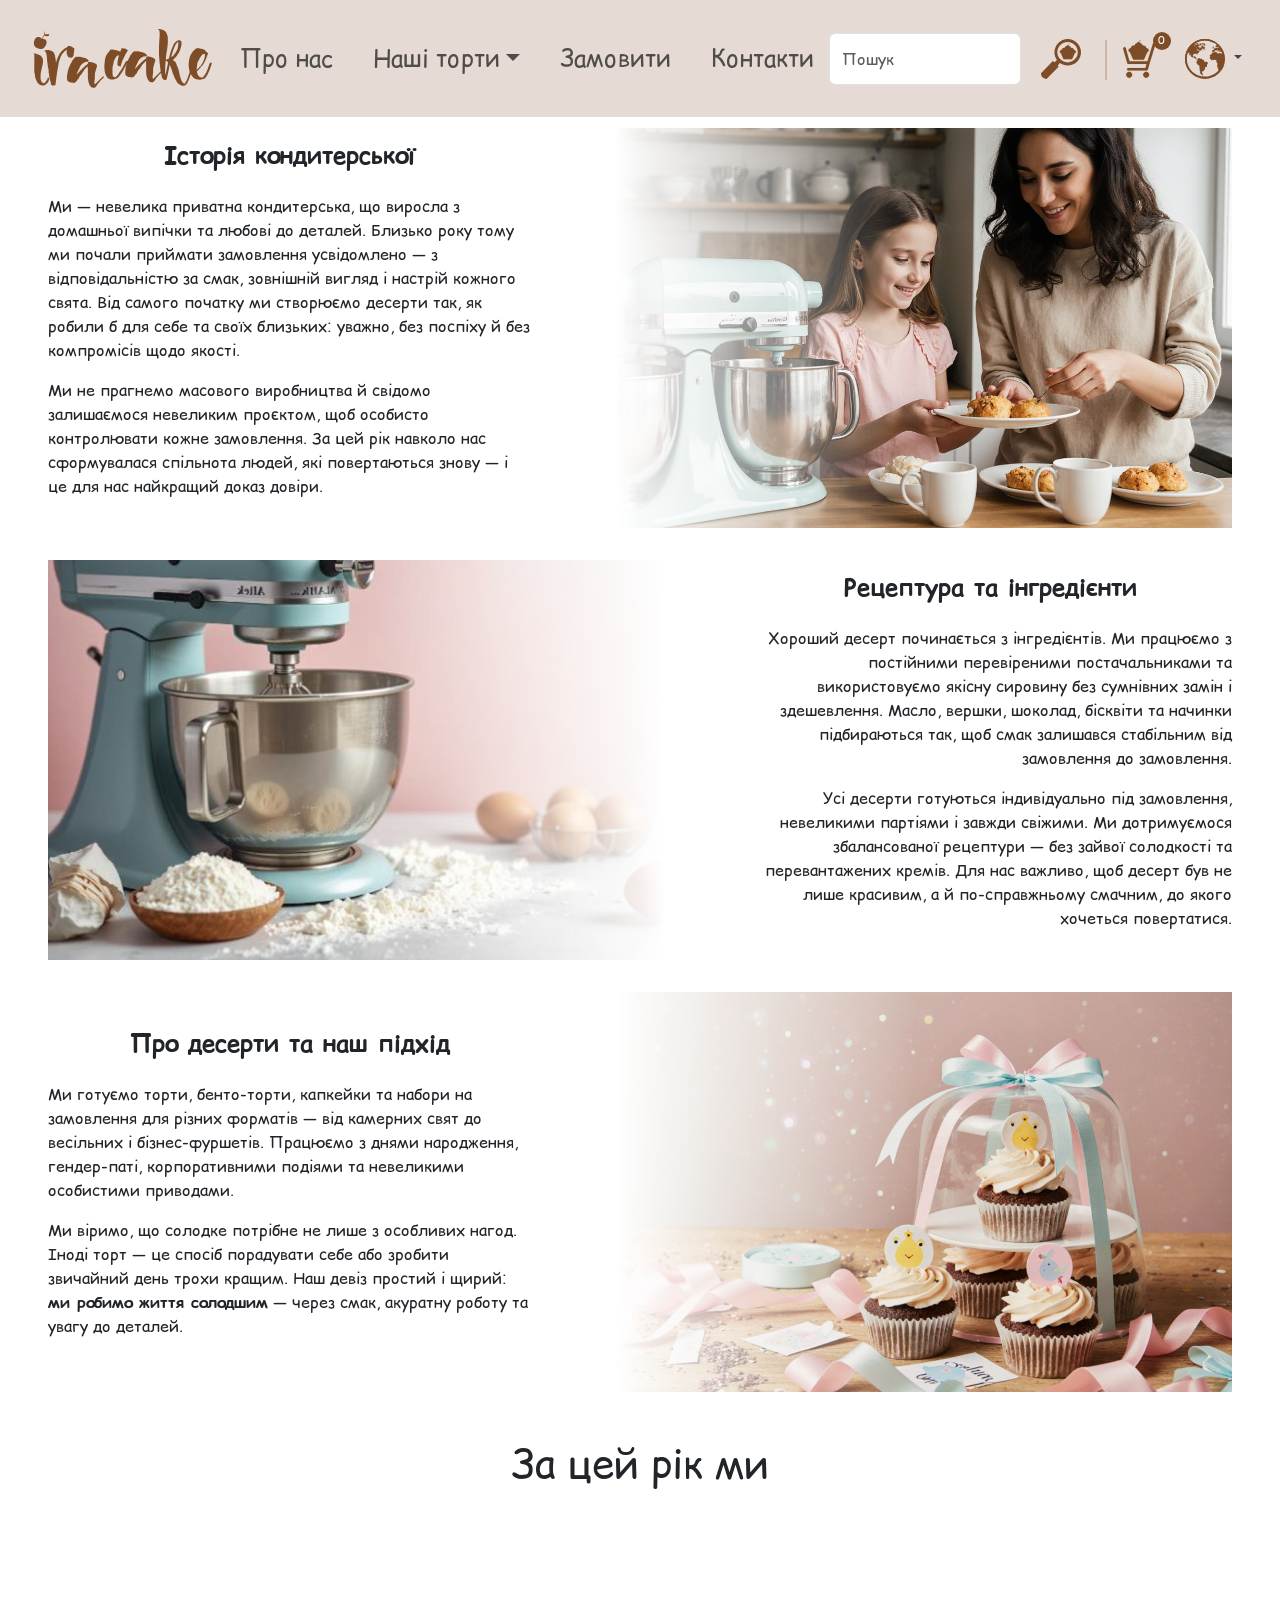
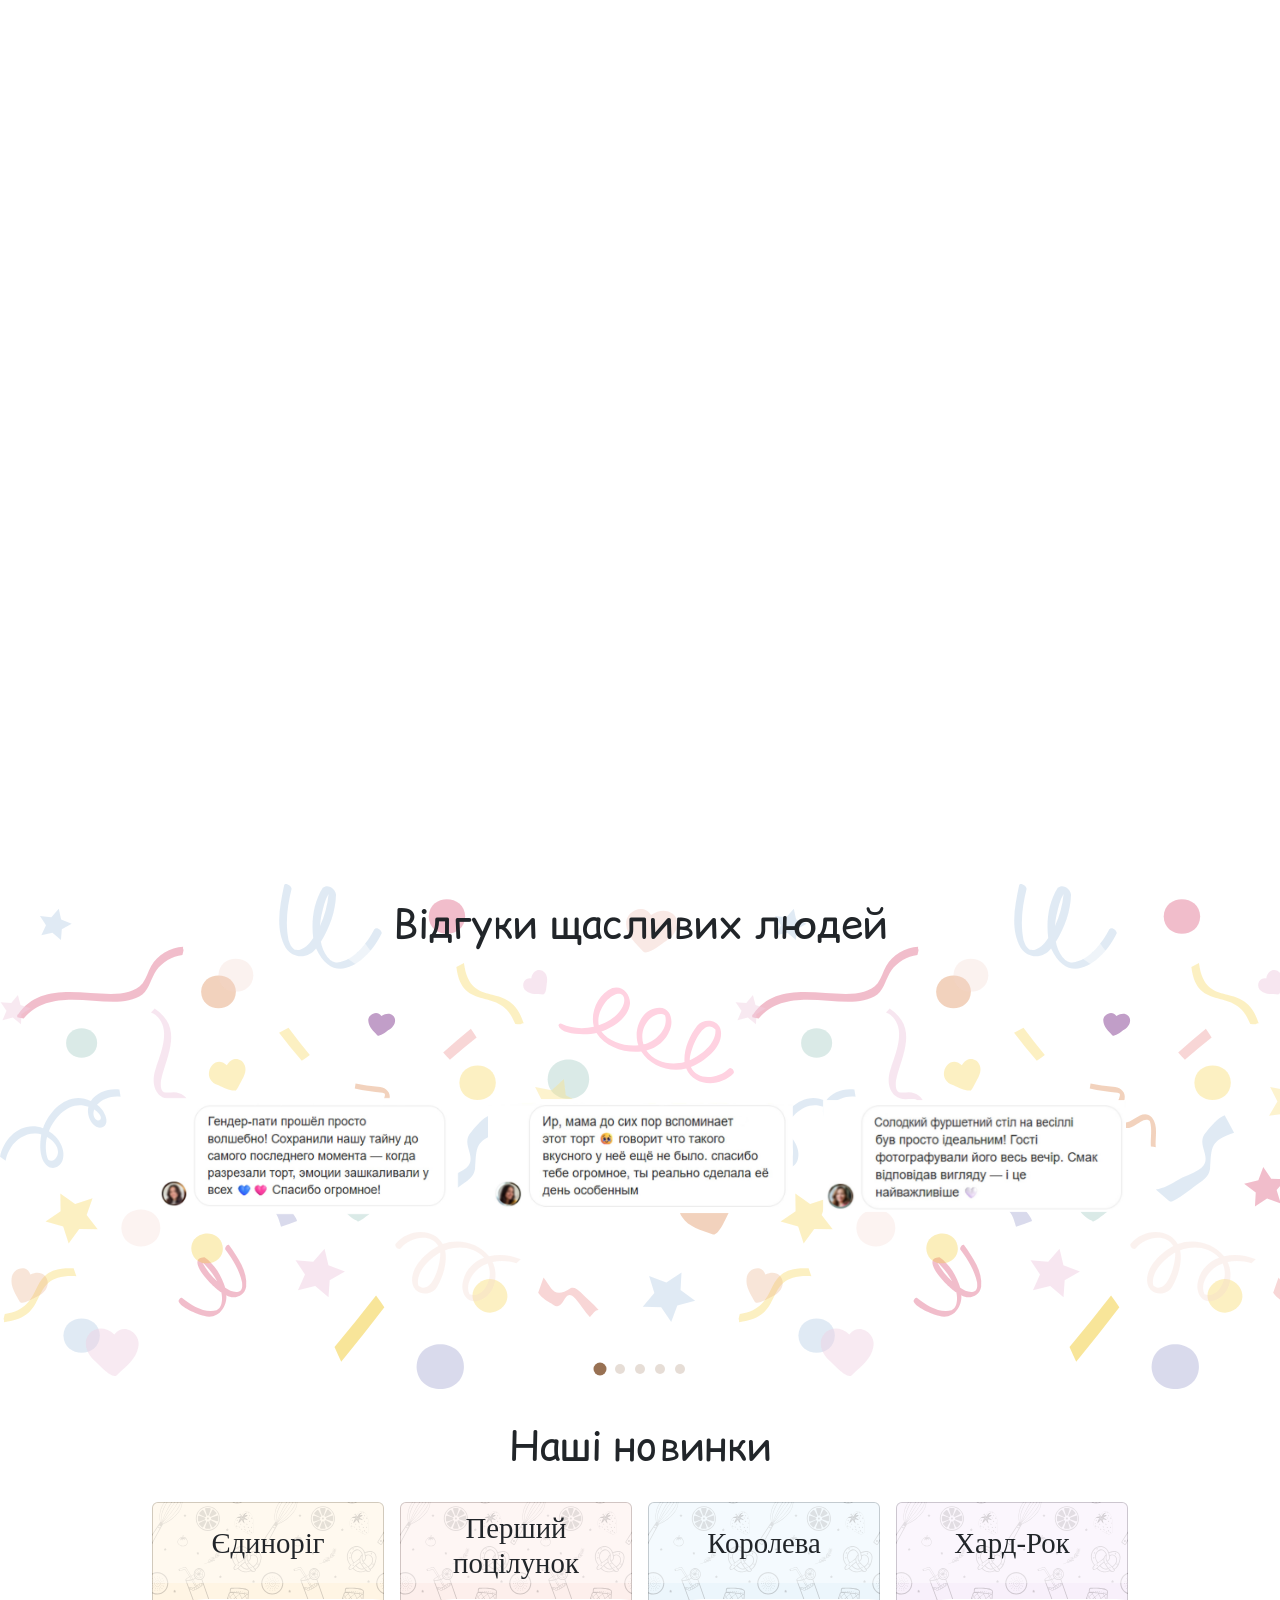
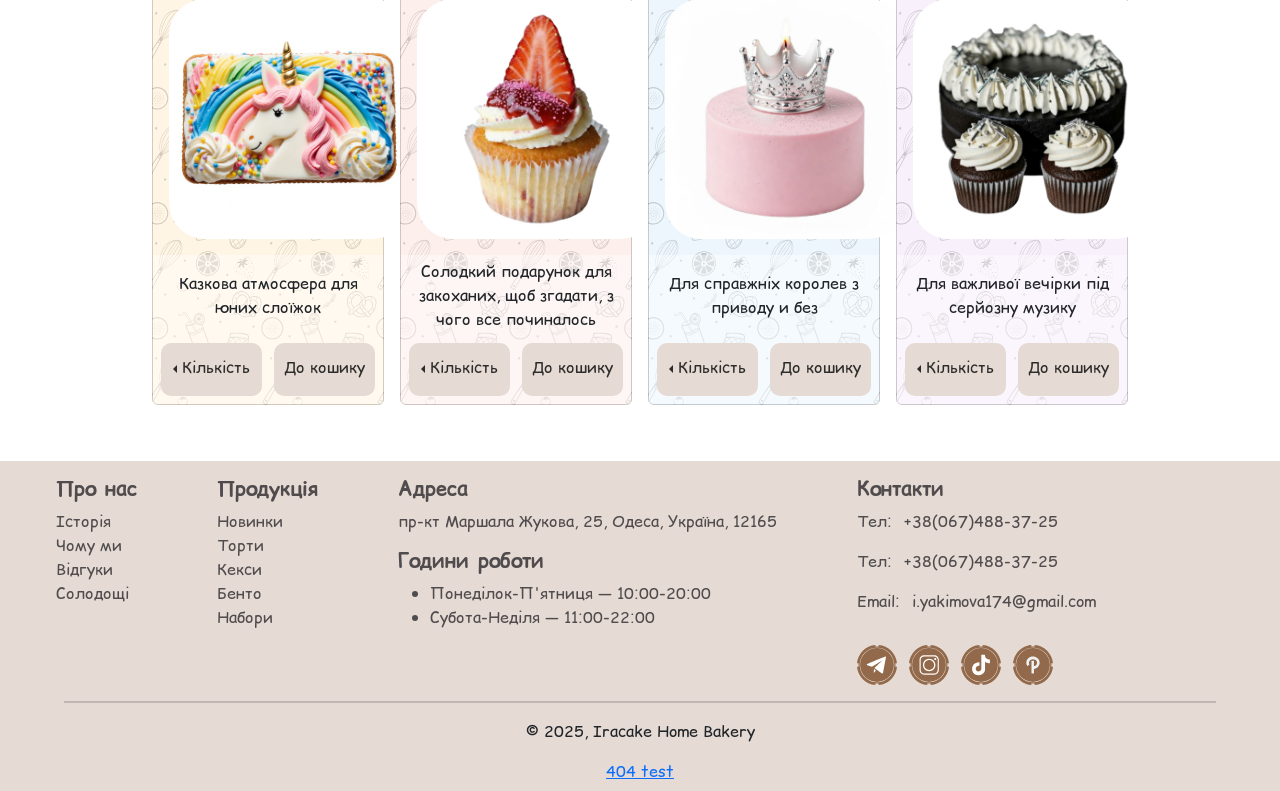
<file: index.html>
<!DOCTYPE html>
<html lang="en">

<head>
    <meta charset="UTF-8">
    <meta name="viewport" content="width=device-width, initial-scale=1.0">
    <title>Cake Shop (I.Yakimova)</title>

    <link rel="icon" type="image/x-icon" href="imgs/favicon.ico">
    <link rel="preconnect" href="https://fonts.googleapis.com">
    <link rel="preconnect" href="https://fonts.gstatic.com" crossorigin>
    <link href="https://fonts.googleapis.com/css2?family=Comic+Relief:wght@400;700&display=swap" rel="stylesheet">
    <link href="css/bootstrap.min.css" rel="stylesheet" />
    <link href="css/shop.css" rel="stylesheet">
</head>

<body data-bs-spy="scroll" data-bs-target="#navbarLinks">
    <header class="sticky-top">
        <nav class="navbar navbar-expand-lg">
            <a class="navbar-brand" href="index.html">
                <img src="imgs/iracake-logo.svg" alt="IraCake" id="nav-logo">
            </a>

            <button class="navbar-toggler" type="button" data-bs-toggle="collapse" data-bs-target="#navbarCake"
                aria-controls="navbarCake" aria-expanded="false" aria-label="Toggle navigation">
                <span class="navbar-toggler-icon"></span>
            </button>

            <div class="collapse navbar-collapse" id="navbarCake">
                <ul class="navbar-nav mr-auto" id="navbarLinks">
                    <li class="nav-item">
                        <a class="nav-link active" href="index.html#about" data-i18n="nav.home">About</a>
                    </li>
                    <li class="nav-item dropdown">
                        <a class="nav-link dropdown-toggle" href="#" id="navbarDropdownMenuLink" role="button"
                            data-bs-toggle="dropdown" aria-expanded="false" data-i18n="nav.catalog">
                            Our cakes
                        </a>
                        <div class="dropdown-menu" id="cake-drops" aria-labelledby="navbarDropdownMenuLink">
                            <a class="dropdown-item cake-item" href="catalog.html#new-cakes" data-i18n="nav.new">New</a>
                            <a class="dropdown-item cake-item" href="catalog.html#cakes" data-i18n="nav.cakes">Cakes</a>
                            <a class="dropdown-item cake-item" href="catalog.html#cupcakes" data-i18n="nav.cupcakes">Cupcakes</a>
                            <a class="dropdown-item cake-item" href="catalog.html#bento" data-i18n="nav.bento">Bento</a>
                            <a class="dropdown-item cake-item" href="catalog.html#sets" data-i18n="nav.sets">Set</a>
                        </div>
                    </li>
                    <li class="nav-item">
                        <a class="nav-link" href="order.html" data-i18n="nav.order">Order cake</a>
                    </li>
                    <li class="nav-item">
                        <a class="nav-link" href="#contacts" data-i18n="nav.contacts">Contacts</a>
                    </li>
                </ul>
                <div class="nav-btns ms-auto">
                    <form class="form-inline" id="searchForm" onsubmit="searchSite(event)">
                        <input class="form-control mr-sm-2" type="search" id="searchInput" data-placeholder-en="Search" data-placeholder-ru="Поиск" data-placeholder-ua="Пошук" aria-label="Search">
                        <button class="btn btn-outline-success my-2 my-sm-0" type="submit">
                            <img src="imgs/search.svg" alt="Search" class="icon">
                        </button>
                    </form>
                </div>
            </div>

            <div class="vr vertical-divider"></div>

            <div class="nav-btns ms-auto" id="cart-btn">
                <a class="nav-link" href="cart.html" data-i18n="nav.cart" id="nav-cart">
                    <img src="imgs/cart.svg" alt="Cart" class="icon">
                    <span id="cart-counter">0</span>
                </a>
            </div>

            <div class="lang-btns dropdown">
                <button class="dropdown-toggle ms-auto" role="button" data-bs-toggle="dropdown" aria-expanded="false">
                    <img src="imgs/lang.svg" alt="Language" class="icon">
                </button>
                <div class="dropdown-menu" id="lang-drops">
                    <button class="dropdown-item" onclick="setLanguage('en'); toggleLangDropdown();">EN</button>
                    <button class="dropdown-item" onclick="setLanguage('ru'); toggleLangDropdown();">RU</button>
                    <button class="dropdown-item" onclick="setLanguage('ua'); toggleLangDropdown();">UA</button>
                </div>
            </div>
        </nav>
    </header>

    <main>
        <div id="about">
            <div id="story">
                <div class="about-text">
                    <h4 data-i18n="about.storyTitle">Our Story</h4>
                    
                    <p data-i18n="about.storyText1">
                        We are a small private bakery that grew out of home baking and a love for details. About a year
                        ago, we began taking orders consciously — with a clear responsibility for taste, appearance, and
                        the mood of each celebration. From the very beginning, we have been creating desserts as we
                        would for ourselves and our loved ones: carefully, without rushing, and without compromising on
                        quality.
                    </p>
                    
                    <div class="collapse" id="storyCollapse">
                        <p data-i18n="about.storyText2">
                            We do not aim for mass production and intentionally remain a small project to personally control
                            every order. Over the past year, we have built a community of people who
                            return to us again — and this is the best proof of trust for us.
                        </p>
                    </div>
                    
                    <button class="read-more-btn" 
                            data-bs-toggle="collapse" 
                            data-bs-target="#storyCollapse" 
                            aria-expanded="false" 
                            aria-controls="storyCollapse">
                        <span class="more-text" data-i18n="about.readMore">Read more</span>
                        <span class="less-text" data-i18n="about.showLess">Show less</span>
                    </button>
                </div>
                <img src="imgs/story.jpg" alt="story photo">
            </div>

            <div id="recipy">
                <img src="imgs/recipe.jpg" alt="recipe photo">
                <div class="about-text">
                    <h4 data-i18n="about.recipyTitle">Recipes and Ingredients</h4>
                    <p data-i18n="about.recipyText1">
                        A good dessert always starts with good ingredients. We work with trusted suppliers and use
                        high-quality products without questionable substitutes or cost-cutting shortcuts. Butter, cream,
                        chocolate, sponge cakes, and fillings are selected to ensure consistent taste from order to
                        order.
                    </p>
                    
                    <div class="collapse" id="recipyCollapse">
                        <p data-i18n="about.recipyText2">
                            All desserts are made to order, in small batches, and always fresh. We focus on balanced recipes
                            — without excessive sweetness or overloaded creams. For us, it is essential that a dessert is
                            not only beautiful, but genuinely delicious and something you want to come back to.
                        </p>
                    </div>
                    
                    <button class="read-more-btn" 
                            data-bs-toggle="collapse" 
                            data-bs-target="#recipyCollapse" 
                            aria-expanded="false" 
                            aria-controls="recipyCollapse">
                        <span class="more-text" data-i18n="about.readMore">Read more</span>
                        <span class="less-text" data-i18n="about.showLess">Show less</span>
                    </button>
                </div>
            </div>

            <div id="mission">
                <div class="about-text">
                    <h4 data-i18n="about.missionTitle">Our Desserts and Philosophy</h4>
                    <p data-i18n="about.missionText1">
                        We create cakes, bento cakes, cupcakes, and dessert sets to order for a variety of occasions —
                        from intimate celebrations to weddings and business receptions. We work with birthdays, gender
                        reveal parties, corporate events, and small personal moments.
                    </p>
                    
                    <div class="collapse" id="missionCollapse">
                        <p data-i18n="about.missionText2">
                            We believe that sweets are not only for special occasions. Sometimes a cake is simply a way to
                            treat yourself or make an ordinary day a little better. Our motto is simple and honest:
                            <strong>make life sweeter</strong> — through flavor, careful craftsmanship, and attention to detail.
                        </p>
                    </div>
                    
                    <button class="read-more-btn" 
                            data-bs-toggle="collapse" 
                            data-bs-target="#missionCollapse" 
                            aria-expanded="false" 
                            aria-controls="missionCollapse">
                        <span class="more-text" data-i18n="about.readMore">Read more</span>
                        <span class="less-text" data-i18n="about.showLess">Show less</span>
                    </button>
                </div>
                <img src="imgs/mission.jpg" alt="mission photo">
            </div>

            <div id="number-block">
                <h1 data-i18n="number.header">For this year we</h1>
                <div id="grid-numbers">
                    <div id="number1">
                        <div class="number-container">
                            <h3 data-i18n="number.head1">smiled over</h3>
                            <img src="imgs/100.svg" alt="100" class="numbers">
                            <h4><i data-i18n="number.text1">clients</i></h4>
                        </div>
                    </div>

                    <div id="number2">
                        <div class="number-container">
                            <h3 data-i18n="number.head2">baked</h3>
                            <img src="imgs/140.svg" alt="140" class="numbers">
                            <h4><i data-i18n="number.text2">cakes</i></h4>
                        </div>
                    </div>

                    <div id="number3">
                        <div class="number-container">
                            <h3 data-i18n="number.head3">cooked</h3>
                            <img src="imgs/3000.svg" alt="3000" class="numbers">
                            <h4><i data-i18n="number.text3">cupcakes</i></h4>
                        </div>
                    </div>

                    <div id="number4">
                        <div class="number-container">
                            <h3 data-i18n="number.head4">crafted</h3>
                            <img src="imgs/260.svg" alt="260" class="numbers">
                            <h4><i data-i18n="number.text4">bento-cakes</i></h4>
                        </div>
                    </div>

                    <div id="number5">
                        <div class="number-container">
                            <h3 data-i18n="number.head5">joined</h3>
                            <img src="imgs/50.svg" alt="50" class="numbers">
                            <h4><i data-i18n="number.text5">parties</i></h4>
                        </div>
                    </div>
                </div>
            </div>
        </div>

        <div id="review-container">
            <h1 data-i18n="review.header">Reviews from happy people</h1>

            <link rel="stylesheet" href="https://cdnjs.cloudflare.com/ajax/libs/OwlCarousel2/2.3.4/assets/owl.carousel.min.css">
            <link rel="stylesheet" href="https://cdnjs.cloudflare.com/ajax/libs/OwlCarousel2/2.3.4/assets/owl.theme.default.min.css">

            <div class="reviews">
                <div class="owl-carousel reviews-carousel">
                    <div class="review-item">
                        <img src="imgs/review1.jpg" alt="Review" class="review-card">
                    </div>

                    <div class="review-item">
                        <img src="imgs/review2.jpg" alt="Review" class="review-card">
                    </div>

                    <div class="review-item">
                        <img src="imgs/review3.jpg" alt="Review" class="review-card">
                    </div>

                    <div class="review-item">
                        <img src="imgs/review4.jpg" alt="Review" class="review-card">
                    </div>

                    <div class="review-item">
                        <img src="imgs/review5.jpg" alt="Review" class="review-card">
                    </div>
                </div>
            </div>
        </div>

        <div id="new-main">
            <h1 data-i18n="new.header">Our new bakery</h1>
            
            <div id="new-cards">
                <div class="card" id="newCard1">
                    <h4 class="card-header" data-i18n="new.name1">Unicorn</h4>
                    <div class="card-body">
                        <img class="card-img cake-card" src="imgs/unicorn.jpg" alt="Unicorn">
                        <button class="ingredients-btn" onclick="openModal('unicorn')">
                            <span data-i18n="catalog.ingredients">Ingridients</span>
                        </button>
                    </div>
                    <p class="card-text" data-i18n="new.text1">A fairytale atmosphere for young sweet tooths</p>

                    <div class="card-btns">
                        <div class="dropstart price-list">
                            <p class="dropdown-toggle" href="#" role="button" data-bs-toggle="dropdown" aria-expanded="false" data-i18n="catalog.prices">
                                Quantity
                            </p>
                            <div class="dropdown-menu cake-prices">
                                <p class="dropdown-item price-item" onclick="selectPrice('unicorn', 100, 1, 'imgs/unicorn.jpg', 'kg', this)">
                                    <span data-i18n="catalog.kg1">1 kg</span> 
                                    <span> - 100₴</span>
                                </p>
                                <p class="dropdown-item price-item" onclick="selectPrice('unicorn', 200, 1.5, 'imgs/unicorn.jpg', 'kg', this)">
                                    <span data-i18n="catalog.kg1-5">1.5 kg</span> 
                                    <span> - 200₴</span>
                                </p>
                                <p class="dropdown-item price-item" onclick="selectPrice('unicorn', 300, 2, 'imgs/unicorn.jpg', 'kg', this)">
                                    <span data-i18n="catalog.kg2">2 kg</span>
                                    <span> - 300₴</span>
                                </p>
                            </div>
                        </div>
                        <button class="card-link order-btn" onclick="addFromSelected(this, 'unicorn')">
                            <p data-i18n="catalog.order">Add to cart</p>
                        </button>
                    </div>
                </div>

                <div class="card" id="newCard2">
                    <h4 class="card-header" data-i18n="new.name2">First kiss</h4>
                    <div class="card-body">
                        <img class="card-img cake-card" src="imgs/firstkiss.jpg" alt="First kiss">
                        <button class="ingredients-btn" onclick="openModal('firstkiss')">
                            <span data-i18n="catalog.ingredients">Ingridients</span>
                        </button>
                    </div>
                    <p class="card-text" data-i18n="new.text2">A sweet gift for real lovers to remember start of lovestory</p>
                    
                    <div class="card-btns">
                        <div class="dropstart price-list">
                            <p class="dropdown-toggle" href="#" role="button" data-bs-toggle="dropdown" aria-expanded="false" data-i18n="catalog.prices">
                                Quantity
                            </p>
                            <div class="dropdown-menu cake-prices">
                                <p class="dropdown-item price-item" onclick="selectPrice('firstkiss', 100, 1, 'imgs/firstkiss.jpg', 'pcs', this)">
                                    <span data-i18n="catalog.num1">1 pcs</span> 
                                    <span> - 100₴</span>
                                </p>
                                <p class="dropdown-item price-item" onclick="selectPrice('firstkiss', 360, 4, 'imgs/firstkiss.jpg', 'pcs', this)">
                                    <span data-i18n="catalog.num4">4 pcs</span>
                                    <span> - 360₴</span>
                                </p>
                                <p class="dropdown-item price-item" onclick="selectPrice('firstkiss', 500, 6, 'imgs/firstkiss.jpg', 'pcs', this)">
                                    <span data-i18n="catalog.num6">6 pcs</span> 
                                    <span> - 500₴</span>
                                </p>
                                <p class="dropdown-item price-item" onclick="selectPrice('firstkiss', 800, 10, 'imgs/firstkiss.jpg', 'pcs', this)">
                                    <span data-i18n="catalog.num10">10 pcs</span> 
                                    <span> - 800₴</span>
                                </p>
                                <p class="dropdown-item price-item" onclick="selectPrice('firstkiss', 1100, 12, 'imgs/firstkiss.jpg', 'pcs', this)">
                                    <span data-i18n="catalog.num12">12 pcs</span> 
                                    <span> - 1100₴</span>
                                </p>    
                            </div>
                        </div>
                        <button class="card-link order-btn" onclick="addFromSelected(this, 'firstkiss')">
                            <p data-i18n="catalog.order">Add to cart</p>
                        </button>
                    </div>
                </div>

                <div class="card" id="newCard3">
                    <h4 class="card-header" data-i18n="new.name3">Queen</h4>
                    <div class="card-body">
                        <img class="card-img cake-card" src="imgs/queen.jpg" alt="Queen">
                        <button class="ingredients-btn" onclick="openModal('queen')">
                            <span data-i18n="catalog.ingredients">Ingridients</span>
                        </button> 
                    </div>
                    <p class="card-text" data-i18n="new.text3">For true queens with or without a reason</p>
                    
                    <div class="card-btns">
                        <div class="dropstart price-list">
                            <p class="dropdown-toggle" href="#" role="button" data-bs-toggle="dropdown" aria-expanded="false" data-i18n="catalog.prices">
                                Quantity
                            </p>
                            <div class="dropdown-menu cake-prices">
                                <p class="dropdown-item price-item" onclick="selectPrice('queen', 100, 1, 'imgs/queen.jpg', 'kg', this)">
                                    <span data-i18n="catalog.kg">1 kg</span> 
                                    <span> - 100₴</span>
                                </p>
                            </div>
                        </div>
                        <button class="card-link order-btn" onclick="addFromSelected(this, 'queen')">
                            <p data-i18n="catalog.order">Add to cart</p>
                        </button>
                    </div>
                </div>

                <div class="card" id="newCard4">
                    <h4 class="card-header" data-i18n="new.name4">HardRock</h4>
                    <div class="card-body">
                        <img class="card-img cake-card" src="imgs/hardrock.jpg" alt="HardRock">
                        <button class="ingredients-btn" onclick="openModal('hardrock')">
                            <span data-i18n="catalog.ingredients">Ingridients</span>
                        </button>
                    </div>
                    <p class="card-text" data-i18n="new.text4">For an important party with serious music</p>
                    
                    <div class="card-btns">
                        <div class="dropstart price-list">
                            <p class="dropdown-toggle" href="#" role="button" data-bs-toggle="dropdown" aria-expanded="false" data-i18n="catalog.prices">
                                Quantity
                            </p>
                            <div class="dropdown-menu cake-prices">
                                <p class="dropdown-item price-item" onclick="selectPrice('hardrock', 100, 10, 'imgs/hardrock.jpg', 'set', this)">
                                    <span data-i18n="catalog.kg">1 kg</span> 
                                    <span> + </span>
                                    <span data-i18n="catalog.num10">10 pcs</span> 
                                    <span> - 100₴</span>
                                </p>
                            </div>
                        </div>
                        <button class="card-link order-btn" onclick="addFromSelected(this, 'hardrock')">
                            <p data-i18n="catalog.order">Add to cart</p>
                        </button>
                    </div>
                </div>
            </div>
        </div>
    </main>

    <footer>
        <div id="footer-content">
            <div id="footer-navigation">
                <h5 data-i18n="footer.navHeader">About us</h5>
                <ul class="footer-list">
                    <li>
                        <a href="index.html#about" data-i18n="footer.history">History</a>
                    </li>
                    <li>
                        <a href="index.html#number-block" data-i18n="footer.numbers">Why we</a>
                    </li>
                    <li>
                        <a href="index.html#review-container" data-i18n="footer.reviews">Rewies</a>
                    </li>
                    <li>
                        <a href="catalog.html" data-i18n="footer.catalog">Products</a>
                    </li>
                </ul>
            </div>

            <div id="footer-catalog">
                <h5 data-i18n="footer.cakeHeader">Products</h5>
                <ul class="footer-list">
                    <li>
                        <a href="catalog.html#new-cakes" data-i18n="nav.new">New</a>
                    </li>
                    <li>
                        <a href="catalog.html#cakes" data-i18n="nav.cakes">Cakes</a>
                    </li>
                    <li>
                        <a href="catalog.html#cupcakes" data-i18n="nav.cupcakes">Cupcakes</a>
                    </li>
                    <li>
                        <a href="catalog.html#bento" data-i18n="nav.bento">Bento</a>
                    </li>
                    <li>
                        <a href="catalog.html#sets" data-i18n="nav.sets">Sets</a>
                    </li>
                </ul>
            </div>

            <div id="footer-address-hours">
                <div id="footer-address">
                    <h5 data-i18n="footer.addressHead">Addres</h5>
                    <p data-i18n="footer.address">25 Marshal Zhukov Avenue, Odesa 12165, Ukraine</p>
                </div>

                <div id="footer-hours">
                    <h5 data-i18n="footer.hoursHead">Open hours</h5>
                    <ul id="footer-hours-list">
                        <li data-i18n="footer.MonFri">Monday-Friday - 10:00-20:00</li>
                        <li data-i18n="footer.SatSun">Saturday-Sunday - 11:00-22:00</li>
                    </ul>
                </div>
            </div>

            <div id="contacts">
                <h5 data-i18n="footer.contacts">Contacts</h5>
                <div>
                    <ul class="footer-list">
                        <li>
                            <p data-i18n="footer.tel">Tel:</p>
                            <a href="tel:+380674883725" class="call">+38(067)488-37-25</a>
                        </li>
                        <li>
                            <p data-i18n="footer.tel">Tel:</p>
                            <a href="tel:+380674883725" class="call">+38(067)488-37-25</a>
                        </li>
                        <li>
                            <p>Email:</p>
                            <a href="mailto:i.yakimova174@gmail.com" class="call">i.yakimova174@gmail.com</a>
                        </li>
                    </ul>
                </div>
                <div class="footer-media">
                    <a href="https://t.me/kirahi"><img src="imgs/telegram.svg" class="footer-icon"></a>
                    <a href="#"><img src="imgs/instagram.svg" class="footer-icon"></a>
                    <a href="#"><img src="imgs/tiktok.svg" class="footer-icon"></a>
                    <a href="#"><img src="imgs/pinterest.svg" class="footer-icon"></a>
                </div>
            </div>
        </div>

        <hr>

        <div>
            <p>© 2025, Iracake Home Bakery</p>
            <a href="page404.html">404 test</a>
        </div>
    </footer>

    <!-- modal blocks -->
        <div id="ingredientModal" class="modal">
            <div class="modal-content">
                <span class="close" onclick="closeModal()">&times;</span>
                <h2 id="modalTitle"></h2>
                <div id="modalIngredients"></div>
            </div>
        </div>

        <div id="addToCartModal" class="modal">
            <div class="modal-content">
                <h3 data-i18n="catalog.addedToCart">Додано до кошику!</h3>
                
                <div id="added-item-preview"></div>
                
                <div class="modal-buttons">
                    <button onclick="continueShoppingModal()" data-i18n="catalog.continueShopping">
                        Продовжити покупки
                    </button>
                    <button onclick="goToCartModal()" data-i18n="catalog.goToCart">
                        До кошику
                    </button>
                </div>
            </div>
        </div>

        <button id="scrollTopBtn" onclick="window.scrollTo({top: 0, behavior: 'smooth'})">
            <img src="imgs/arrTop.svg" alt="to Top">
        </button>

    <script src="https://cdnjs.cloudflare.com/ajax/libs/jquery/3.7.1/jquery.min.js"></script>
    <script src="https://cdnjs.cloudflare.com/ajax/libs/OwlCarousel2/2.3.4/owl.carousel.min.js"></script>
    <script src="js/translation.js"></script>
    <script src="js/shop.js"></script>
    <script src="js/main.js"></script>
    <script src="js/bootstrap.bundle.min.js"></script>
</body>

</html>
</file>
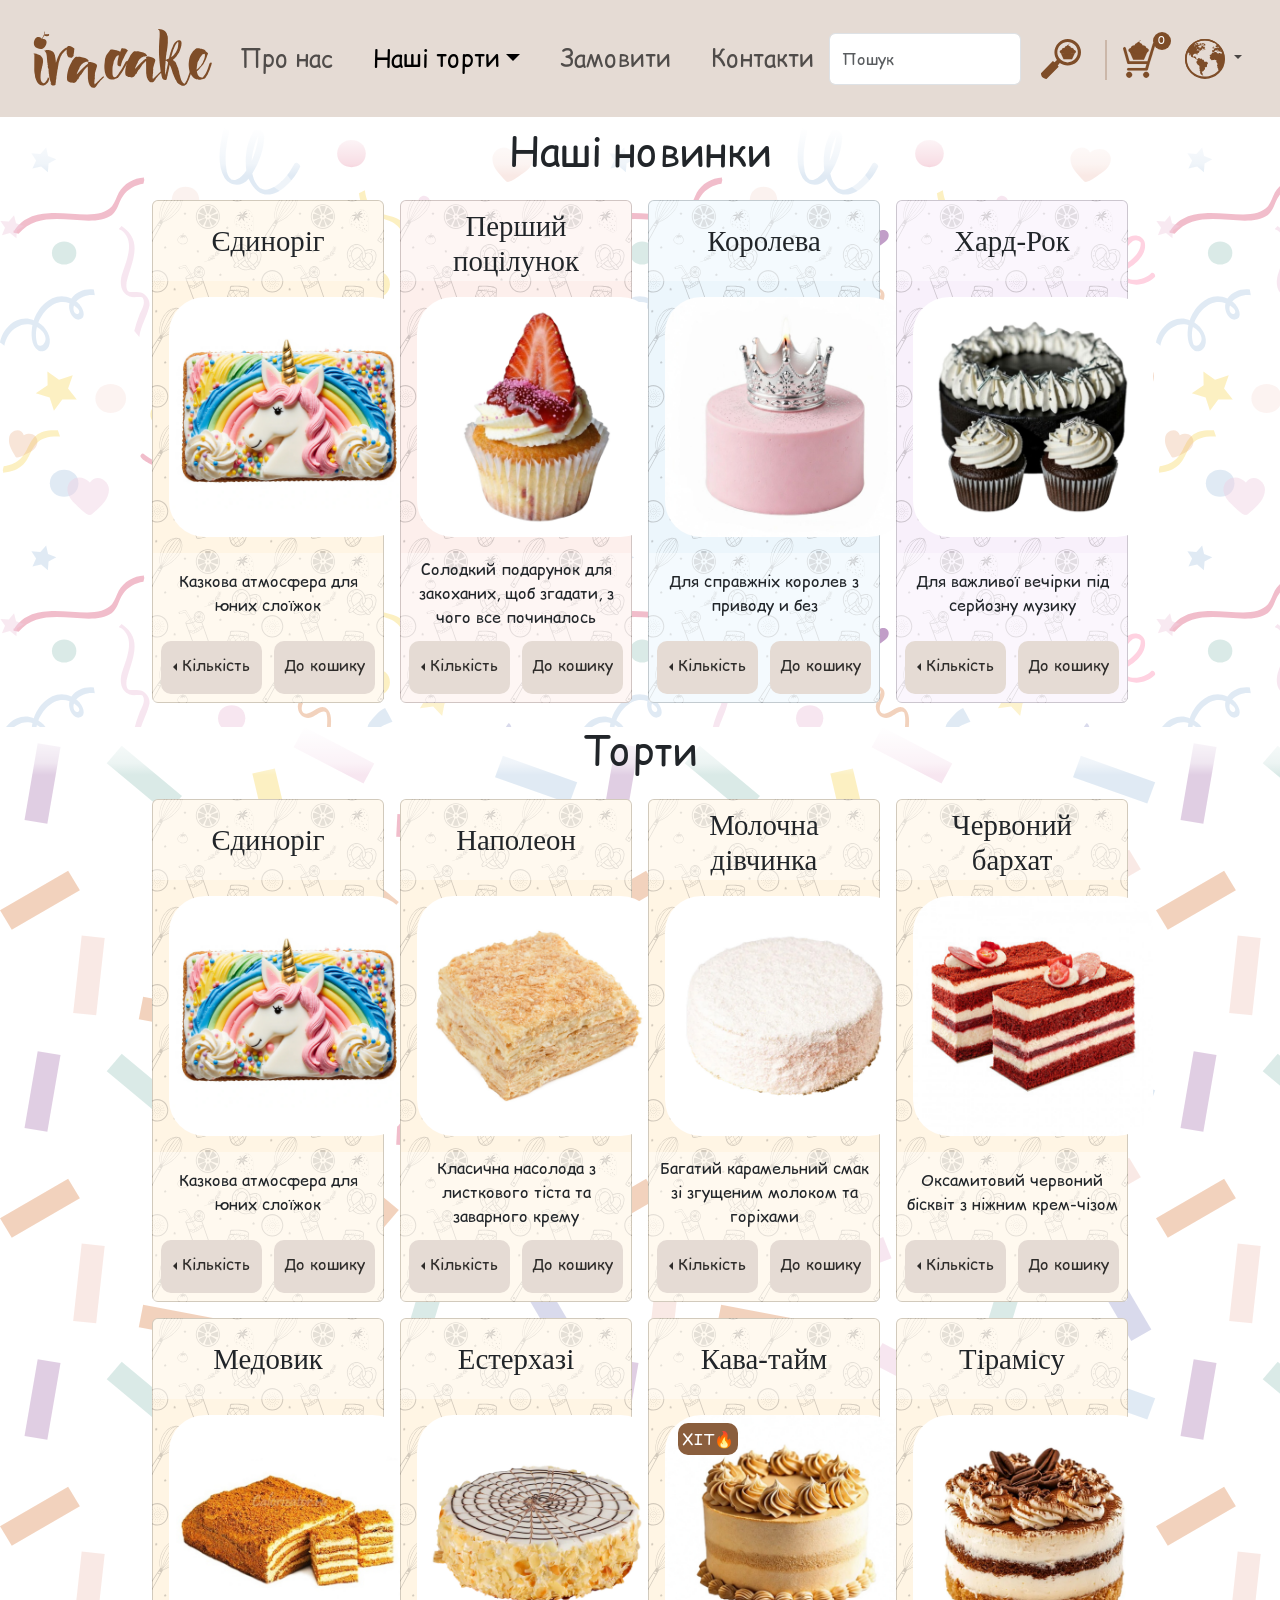
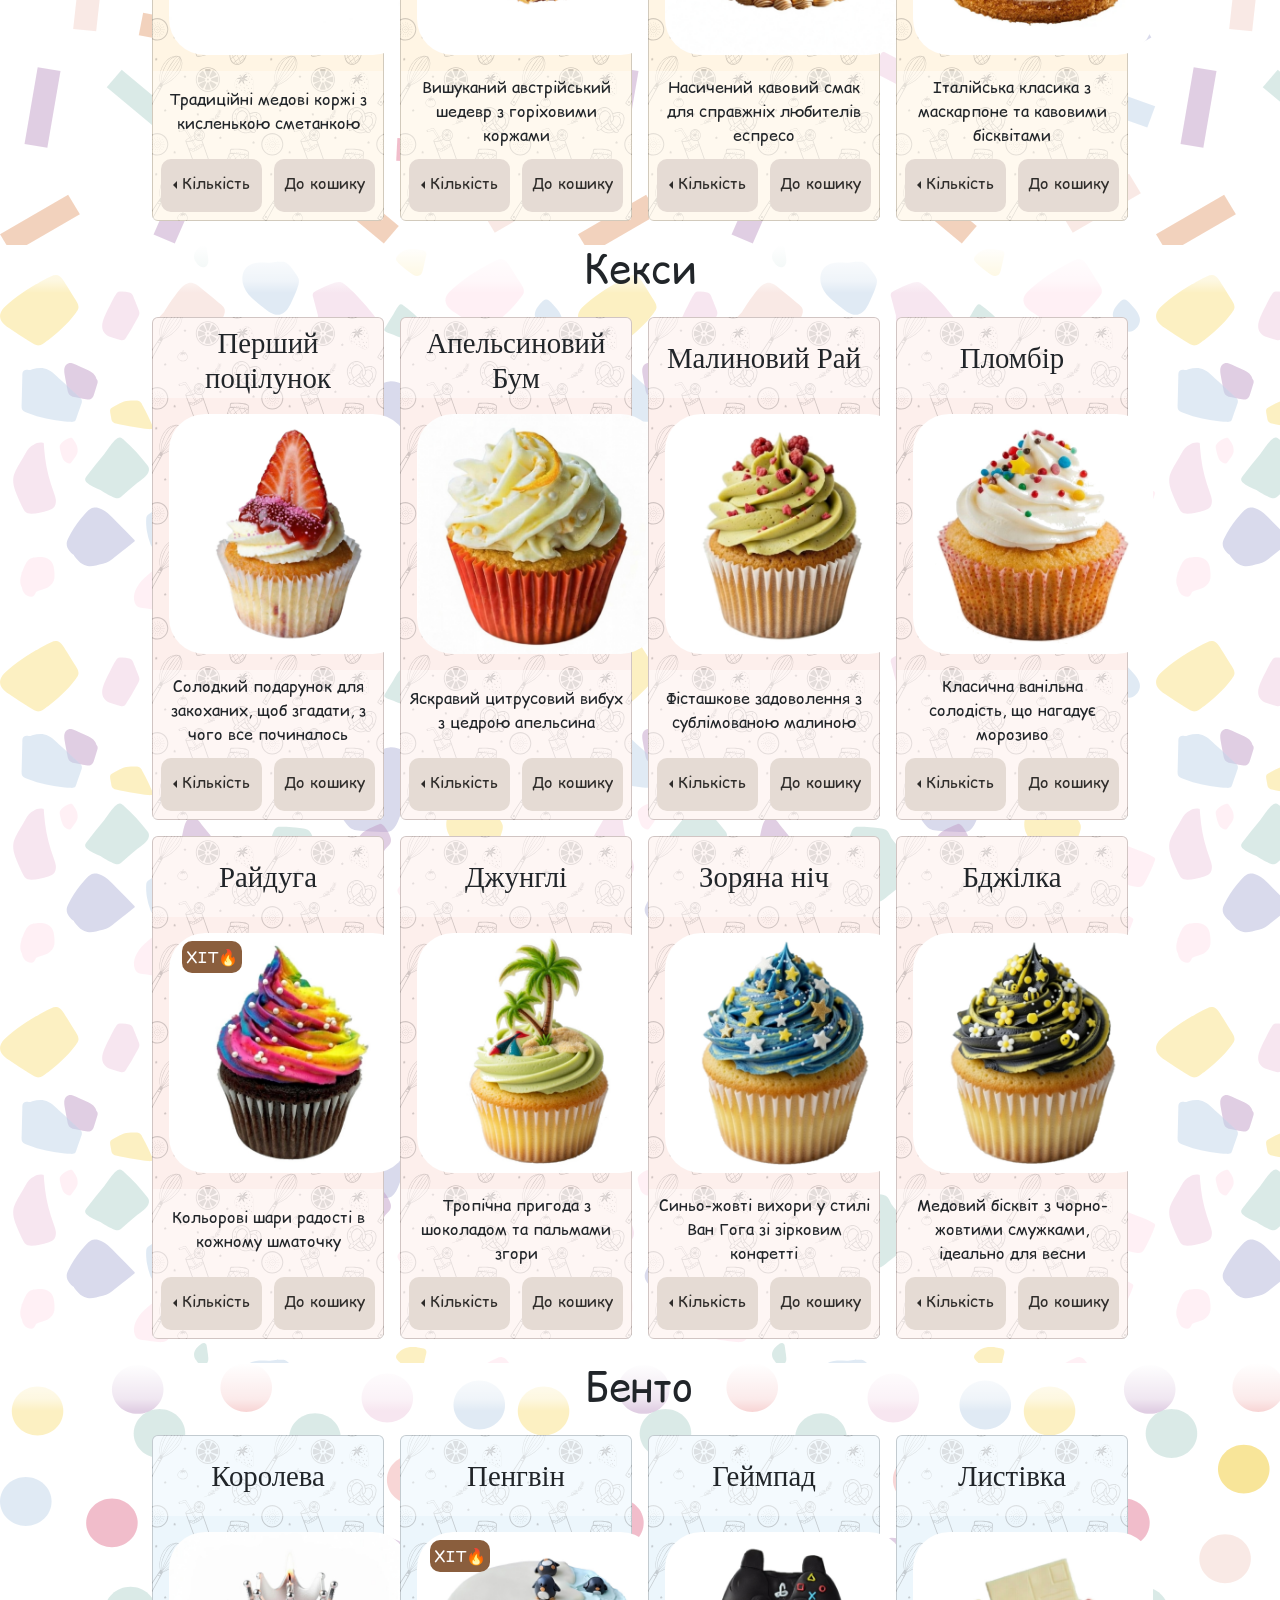
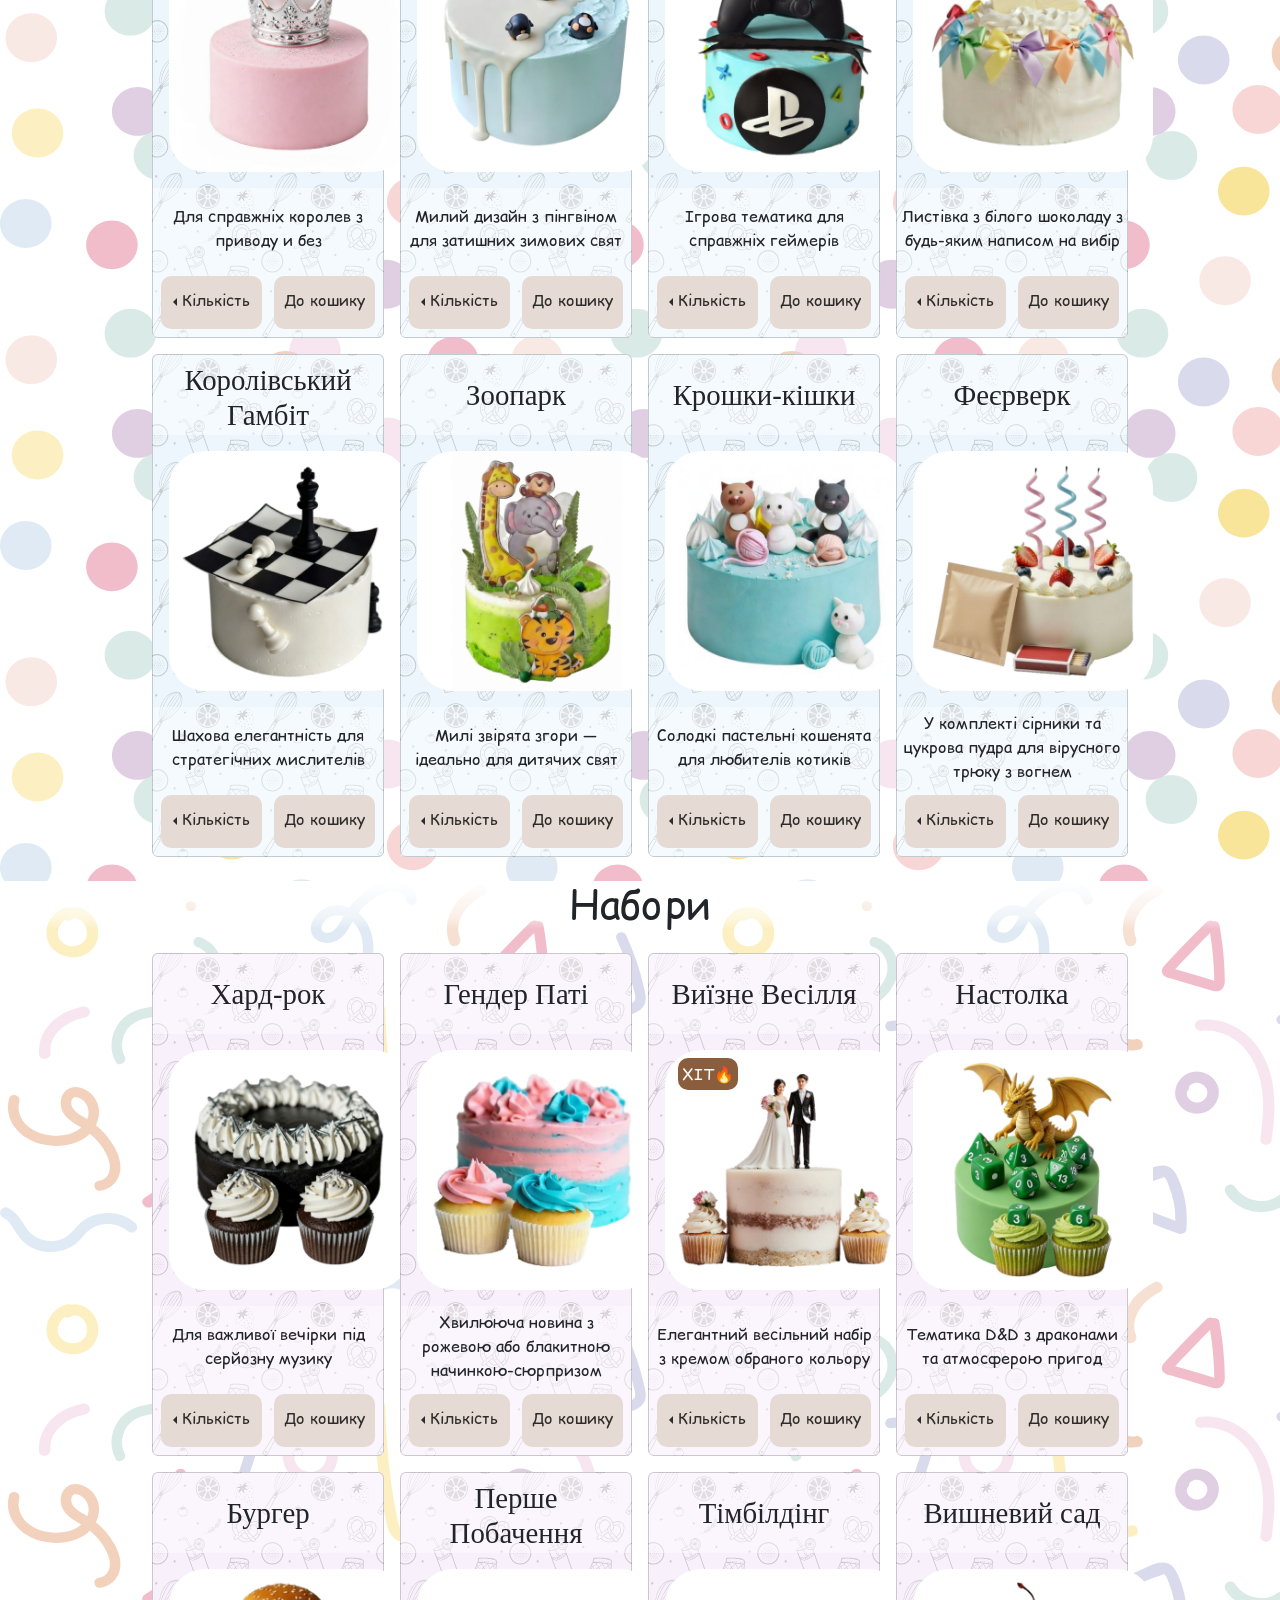
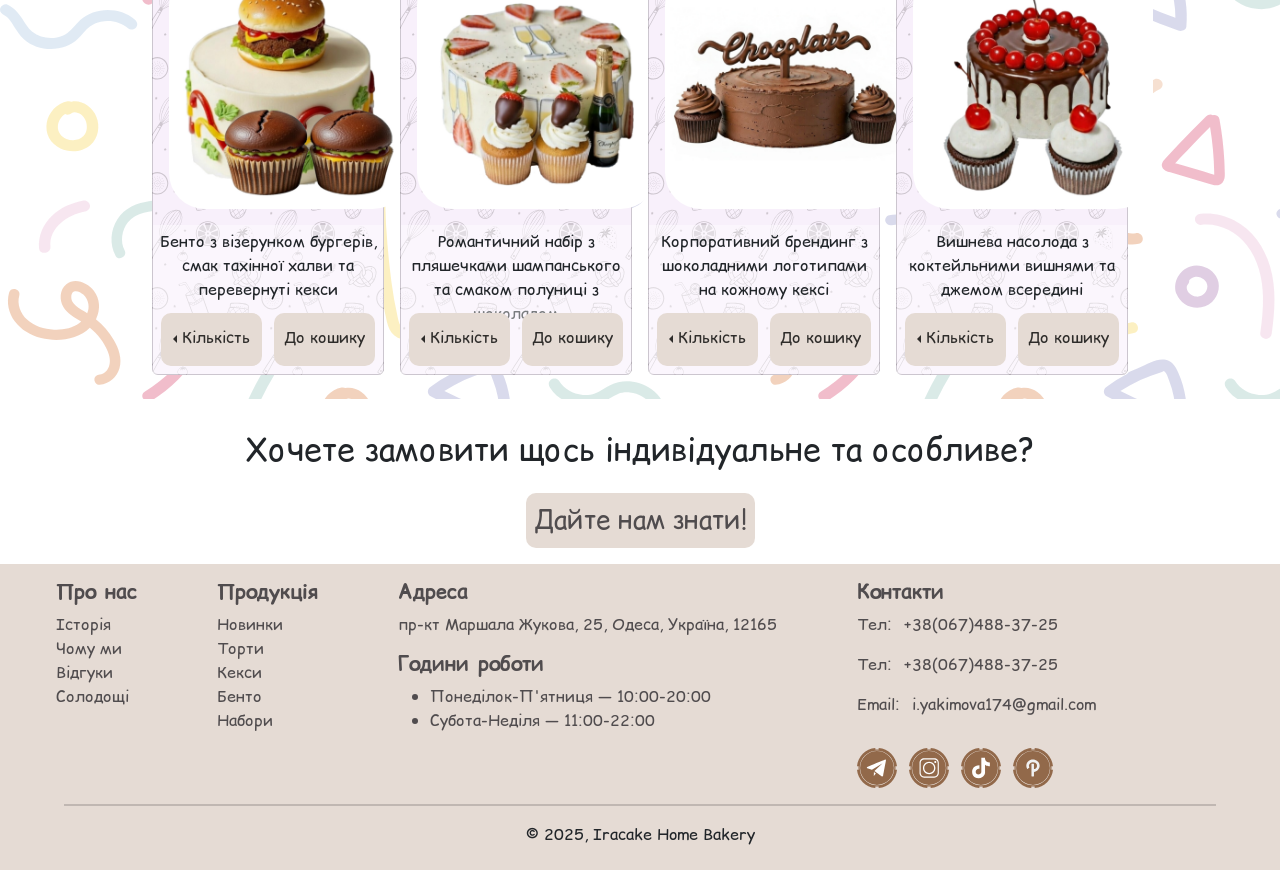
<file: catalog.html>
<!DOCTYPE html>
<html lang="en">
<head>
    <meta charset="UTF-8">
    <meta name="viewport" content="width=device-width, initial-scale=1.0">
    <title>Cake Shop (I.Yakimova)</title>

    <link rel="icon" type="image/x-icon" href="imgs/favicon.ico">
    <link rel="preconnect" href="https://fonts.googleapis.com">
    <link rel="preconnect" href="https://fonts.gstatic.com" crossorigin>
    <link href="https://fonts.googleapis.com/css2?family=Comic+Relief:wght@400;700&display=swap" rel="stylesheet">
    <link href="css/bootstrap.min.css" rel="stylesheet"/>
    <link href="css/shop.css" rel="stylesheet">
</head>

<body data-bs-spy="scroll" data-bs-target="#navbarLinks">
    <header class="sticky-top">
        <nav class="navbar navbar-expand-lg">
            <a class="navbar-brand" href="index.html">
                <img src="imgs/iracake-logo.svg" alt="IraCake" id="nav-logo">
            </a>

            <button class="navbar-toggler"
            type="button"
            data-bs-toggle="collapse"
            data-bs-target="#navbarCake"
            aria-controls="navbarCake"
            aria-expanded="false"
            aria-label="Toggle navigation">
                <span class="navbar-toggler-icon"></span>
            </button>

            <div class="collapse navbar-collapse" id="navbarCake">
                <ul class="navbar-nav mr-auto" id="navbarLinks">
                    <li class="nav-item">
                        <a class="nav-link" href="index.html#about" data-i18n="nav.home">About</a>
                    </li>
                    <li class="nav-item dropdown">
                        <a class="nav-link dropdown-toggle"
                        href="#"
                        id="navbarDropdownMenuLink"
                        role="button"
                        data-bs-toggle="dropdown"
                        aria-expanded="false"
                        data-i18n="nav.catalog">
                            Our cakes
                        </a>
                        <div class="dropdown-menu" id="cake-drops" aria-labelledby="navbarDropdownMenuLink">
                            <a class="dropdown-item cake-item" href="#new-cakes" data-i18n="nav.new">New</a>
                            <a class="dropdown-item cake-item" href="#cakes" data-i18n="nav.cakes">Cakes</a>
                            <a class="dropdown-item cake-item" href="#cupcakes" data-i18n="nav.cupcakes">Cupcakes</a>
                            <a class="dropdown-item cake-item" href="#bento" data-i18n="nav.bento">Bento</a>
                            <a class="dropdown-item cake-item" href="#sets" data-i18n="nav.sets">Set</a>
                        </div>
                    </li>
                    <li class="nav-item">
                        <a class="nav-link" href="order.html" data-i18n="nav.order">Order cake</a>
                    </li>
                    <li class="nav-item">
                        <a class="nav-link" href="#contacts" data-i18n="nav.contacts">Contacts</a>
                    </li>
                </ul>
                <div class="nav-btns ms-auto">
                    <form class="form-inline" id="searchForm" onsubmit="searchSite(event)">
                        <input class="form-control mr-sm-2" type="search" id="searchInput" data-placeholder-en="Search" data-placeholder-ru="Поиск" data-placeholder-ua="Пошук" aria-label="Search">
                        <button class="btn btn-outline-success my-2 my-sm-0" type="submit">
                            <img src="imgs/search.svg" alt="Search" class="icon">
                        </button>
                    </form>
                </div>
            </div>

            <div class="vr vertical-divider"></div>

            <div class="nav-btns ms-auto" id="cart-btn">
                <a class="nav-link" href="cart.html" data-i18n="nav.cart" id="nav-cart">
                    <img src="imgs/cart.svg" alt="Cart" class="icon">
                    <span id="cart-counter">0</span>
                </a>
            </div>
            
            <div class="lang-btns dropdown">
                <button class="dropdown-toggle ms-auto" 
                role="button"
                data-bs-toggle="dropdown"
                aria-expanded="false">
                    <img src="imgs/lang.svg" alt="Language" class="icon">
                </button>
                <div class="dropdown-menu" id="lang-drops">
                    <button class="dropdown-item" onclick="setLanguage('en'); toggleLangDropdown();">EN</button>
                    <button class="dropdown-item" onclick="setLanguage('ru'); toggleLangDropdown();">RU</button>
                    <button class="dropdown-item" onclick="setLanguage('ua'); toggleLangDropdown();">UA</button>
                </div>
            </div>
        </nav>
    </header>

    <main>
        <div id="new-cakes">
            <h1 data-i18n="new.header">Our new bakery</h1>
            
            <div id="new-cards">
                <div class="card" id="newCard1" data-product-id="unicorn">
                    <h4 class="card-header" data-i18n="new.name1">Unicorn</h4>
                    <div class="card-body">
                        <img class="card-img cake-card" src="imgs/unicorn.jpg" alt="Unicorn">
                        <button class="ingredients-btn" onclick="openModal('unicorn')">
                            <span data-i18n="catalog.ingredients">Ingridients</span>
                        </button>
                    </div>
                    <p class="card-text" data-i18n="new.text1">A fairytale atmosphere for young sweet tooths</p>

                    <div class="card-btns">
                        <div class="dropstart price-list">
                            <p class="dropdown-toggle" href="#" role="button" data-bs-toggle="dropdown" aria-expanded="false" data-i18n="catalog.prices">
                                Quantity
                            </p>
                            <div class="dropdown-menu cake-prices">
                                <p class="dropdown-item price-item" onclick="selectPrice('unicorn', 100, 1, 'imgs/unicorn.jpg', 'kg', this)">
                                    <span data-i18n="catalog.kg1">1 kg</span> 
                                    <span> - 100₴</span>
                                </p>
                                <p class="dropdown-item price-item" onclick="selectPrice('unicorn', 200, 1.5, 'imgs/unicorn.jpg', 'kg', this)">
                                    <span data-i18n="catalog.kg1-5">1.5 kg</span> 
                                    <span> - 200₴</span>
                                </p>
                                <p class="dropdown-item price-item" onclick="selectPrice('unicorn', 300, 2, 'imgs/unicorn.jpg', 'kg', this)">
                                    <span data-i18n="catalog.kg2">2 kg</span>
                                    <span> - 300₴</span>
                                </p>
                            </div>
                        </div>
                        <button class="card-link order-btn" onclick="addFromSelected(this, 'unicorn')">
                            <p data-i18n="catalog.order">Add to cart</p>
                        </button>
                    </div>
                </div>

                <div class="card" id="newCard2" data-product-id="firstkiss">
                    <h4 class="card-header" data-i18n="new.name2">First kiss</h4>
                    <div class="card-body">
                        <img class="card-img cake-card" src="imgs/firstkiss.jpg" alt="First kiss">
                        <button class="ingredients-btn" onclick="openModal('firstkiss')">
                            <span data-i18n="catalog.ingredients">Ingridients</span>
                        </button>
                    </div>
                    <p class="card-text" data-i18n="new.text2">A sweet gift for real lovers to remember start of lovestory</p>
                    
                    <div class="card-btns">
                        <div class="dropstart price-list">
                            <p class="dropdown-toggle" href="#" role="button" data-bs-toggle="dropdown" aria-expanded="false" data-i18n="catalog.prices">
                                Quantity
                            </p>
                            <div class="dropdown-menu cake-prices">
                                <p class="dropdown-item price-item" onclick="selectPrice('firstkiss', 100, 1, 'imgs/firstkiss.jpg', 'pcs', this)">
                                    <span data-i18n="catalog.num1">1 pcs</span> 
                                    <span> - 100₴</span>
                                </p>
                                <p class="dropdown-item price-item" onclick="selectPrice('firstkiss', 360, 4, 'imgs/firstkiss.jpg', 'pcs', this)">
                                    <span data-i18n="catalog.num4">4 pcs</span>
                                    <span> - 360₴</span>
                                </p>
                                <p class="dropdown-item price-item" onclick="selectPrice('firstkiss', 500, 6, 'imgs/firstkiss.jpg', 'pcs', this)">
                                    <span data-i18n="catalog.num6">6 pcs</span> 
                                    <span> - 500₴</span>
                                </p>
                                <p class="dropdown-item price-item" onclick="selectPrice('firstkiss', 800, 10, 'imgs/firstkiss.jpg', 'pcs', this)">
                                    <span data-i18n="catalog.num10">10 pcs</span> 
                                    <span> - 800₴</span>
                                </p>
                                <p class="dropdown-item price-item" onclick="selectPrice('firstkiss', 1100, 12, 'imgs/firstkiss.jpg', 'pcs', this)">
                                    <span data-i18n="catalog.num12">12 pcs</span> 
                                    <span> - 1100₴</span>
                                </p>    
                            </div>
                        </div>
                        <button class="card-link order-btn" onclick="addFromSelected(this, 'firstkiss')">
                            <p data-i18n="catalog.order">Add to cart</p>
                        </button>
                    </div>
                </div>

                <div class="card" id="newCard3" data-product-id="queen">
                    <h4 class="card-header" data-i18n="new.name3">Queen</h4>
                    <div class="card-body">
                        <img class="card-img cake-card" src="imgs/queen.jpg" alt="Queen">
                        <button class="ingredients-btn" onclick="openModal('queen')">
                            <span data-i18n="catalog.ingredients">Ingridients</span>
                        </button> 
                    </div>
                    <p class="card-text" data-i18n="new.text3">For true queens with or without a reason</p>
                    
                    <div class="card-btns">
                        <div class="dropstart price-list">
                            <p class="dropdown-toggle" href="#" role="button" data-bs-toggle="dropdown" aria-expanded="false" data-i18n="catalog.prices">
                                Quantity
                            </p>
                            <div class="dropdown-menu cake-prices">
                                <p class="dropdown-item price-item" onclick="selectPrice('queen', 100, 1, 'imgs/queen.jpg', 'kg', this)">
                                    <span data-i18n="catalog.kg">1 kg</span> 
                                    <span> - 100₴</span>
                                </p>
                            </div>
                        </div>
                        <button class="card-link order-btn" onclick="addFromSelected(this, 'queen')">
                            <p data-i18n="catalog.order">Add to cart</p>
                        </button>
                    </div>
                </div>

                <div class="card" id="newCard4" data-product-id="hardrock">
                    <h4 class="card-header" data-i18n="new.name4">HardRock</h4>
                    <div class="card-body">
                        <img class="card-img cake-card" src="imgs/hardrock.jpg" alt="HardRock">
                        <button class="ingredients-btn" onclick="openModal('hardrock')">
                            <span data-i18n="catalog.ingredients">Ingridients</span>
                        </button>
                    </div>
                    <p class="card-text" data-i18n="new.text4">For an important party with serious music</p>
                    
                    <div class="card-btns">
                        <div class="dropstart price-list">
                            <p class="dropdown-toggle" href="#" role="button" data-bs-toggle="dropdown" aria-expanded="false" data-i18n="catalog.prices">
                                Quantity
                            </p>
                            <div class="dropdown-menu cake-prices">
                                <p class="dropdown-item price-item" onclick="selectPrice('hardrock', 100, 10, 'imgs/hardrock.jpg', 'set', this)">
                                    <span data-i18n="catalog.kg">1 kg</span> 
                                    <span> + </span>
                                    <span data-i18n="catalog.num10">10 pcs</span> 
                                    <span> - 100₴</span>
                                </p>
                            </div>
                        </div>
                        <button class="card-link order-btn" onclick="addFromSelected(this, 'hardrock')">
                            <p data-i18n="catalog.order">Add to cart</p>
                        </button>
                    </div>
                </div>
            </div>
        </div>

        <div id="cakes">
            <h1 data-i18n="cake.header">Cakes</h1>

            <div class="catalog-block">
                <div class="card" id="newCard1" data-product-id="unicorn">
                    <h4 class="card-header" data-i18n="cake.name1">Unicorn</h4>
                    <div class="card-body">
                        <img class="card-img cake-card" src="imgs/unicorn.jpg" alt="Unicorn">
                        <button class="ingredients-btn" onclick="openModal('unicorn')">
                            <span data-i18n="catalog.ingredients">Ingridients</span>
                        </button>
                    </div>
                    <p class="card-text" data-i18n="cake.text1">A fairytale atmosphere for young sweet tooths</p>

                    <div class="card-btns">
                        <div class="dropstart price-list">
                            <p class="dropdown-toggle" href="#" role="button" data-bs-toggle="dropdown" aria-expanded="false" data-i18n="catalog.prices">
                                Quantity
                            </p>
                            <div class="dropdown-menu cake-prices">
                                <p class="dropdown-item price-item" onclick="selectPrice('unicorn', 100, 1, 'imgs/unicorn.jpg', 'kg', this)">
                                    <span data-i18n="catalog.kg1">1 kg</span> 
                                    <span> - 100₴</span>
                                </p>
                                <p class="dropdown-item price-item" onclick="selectPrice('unicorn', 200, 1.5, 'imgs/unicorn.jpg', 'kg', this)">
                                    <span data-i18n="catalog.kg1-5">1.5 kg</span> 
                                    <span> - 200₴</span>
                                </p>
                                <p class="dropdown-item price-item" onclick="selectPrice('unicorn', 300, 2, 'imgs/unicorn.jpg', 'kg', this)">
                                    <span data-i18n="catalog.kg2">2 kg</span>
                                    <span> - 300₴</span>
                                </p>
                            </div>
                        </div>
                        <button class="card-link order-btn" onclick="addFromSelected(this, 'unicorn')">
                            <p data-i18n="catalog.order">Add to cart</p>
                        </button>
                    </div>
                </div>

                <div class="card" id="cakeCard" data-product-id="napoleon">
                    <h4 class="card-header" data-i18n="cake.name2">Napoleon</h4>
                    <div class="card-body">
                        <img class="card-img cake-card" src="imgs/napoleon.jpg" alt="Napoleon">
                        <button class="ingredients-btn" onclick="openModal('napoleon')">
                            <span data-i18n="catalog.ingredients">Ingridients</span>
                        </button>
                    </div>
                    <p class="card-text" data-i18n="cake.text2">Classic puff pastry perfection with creamy custard layers</p>

                    <div class="card-btns">
                        <div class="dropstart price-list">
                            <p class="dropdown-toggle" href="#" role="button" data-bs-toggle="dropdown" aria-expanded="false" data-i18n="catalog.prices">
                                Quantity
                            </p>
                            <div class="dropdown-menu cake-prices">
                                <p class="dropdown-item price-item" onclick="selectPrice('napoleon', 100, 1, 'imgs/napoleon.jpg', 'kg', this)">
                                    <span data-i18n="catalog.kg1">1 kg</span> 
                                    <span> - 100₴</span>
                                </p>
                                <p class="dropdown-item price-item" onclick="selectPrice('napoleon', 200, 1.5, 'imgs/napoleon.jpg', 'kg', this)">
                                    <span data-i18n="catalog.kg1-5">1.5 kg</span> 
                                    <span> - 200₴</span>
                                </p>
                                <p class="dropdown-item price-item" onclick="selectPrice('napoleon', 300, 2, 'imgs/napoleon.jpg', 'kg', this)">
                                    <span data-i18n="catalog.kg2">2 kg</span>
                                    <span> - 300₴</span>
                                </p>
                            </div>
                        </div>
                        <button class="card-link order-btn" onclick="addFromSelected(this, 'napoleon')">
                            <p data-i18n="catalog.order">Add to cart</p>
                        </button>
                    </div>
                </div>

                <div class="card" id="cakeCard" data-product-id="milk">
                    <h4 class="card-header" data-i18n="cake.name3">Milk girl</h4>
                    <div class="card-body">
                        <img class="card-img cake-card" src="imgs/milk girl.jpg" alt="Milk girl">
                        <button class="ingredients-btn" onclick="openModal('milkgirl')">
                            <span data-i18n="catalog.ingredients">Ingridients</span>
                        </button>
                    </div>
                    <p class="card-text" data-i18n="cake.text3">Rich caramel indulgence with condensed milk and walnuts</p>

                    <div class="card-btns">
                        <div class="dropstart price-list">
                            <p class="dropdown-toggle" href="#" role="button" data-bs-toggle="dropdown" aria-expanded="false" data-i18n="catalog.prices">
                                Quantity
                            </p>
                            <div class="dropdown-menu cake-prices">
                                <p class="dropdown-item price-item" onclick="selectPrice('milkgirl', 100, 1, 'imgs/milkgirl.jpg', 'kg', this)">
                                    <span data-i18n="catalog.kg1">1 kg</span> 
                                    <span> - 100₴</span>
                                </p>
                                <p class="dropdown-item price-item" onclick="selectPrice('milkgirl', 200, 1.5, 'imgs/milkgirl.jpg', 'kg', this)">
                                    <span data-i18n="catalog.kg1-5">1.5 kg</span> 
                                    <span> - 200₴</span>
                                </p>
                                <p class="dropdown-item price-item" onclick="selectPrice('milkgirl', 300, 2, 'imgs/milkgirl.jpg', 'kg', this)">
                                    <span data-i18n="catalog.kg2">2 kg</span>
                                    <span> - 300₴</span>
                                </p>
                            </div>
                        </div>
                        <button class="card-link order-btn" onclick="addFromSelected(this, 'milkgirl')">
                            <p data-i18n="catalog.order">Add to cart</p>
                        </button>
                    </div>
                </div>

                <div class="card" id="cakeCard" data-product-id="redvelvet">
                    <h4 class="card-header" data-i18n="cake.name4">Red velvet</h4>
                    <div class="card-body">
                        <img class="card-img cake-card" src="imgs/red velvet.jpg" alt="Red velvet">
                        <button class="ingredients-btn" onclick="openModal('redvelvet')">
                            <span data-i18n="catalog.ingredients">Ingridients</span>
                        </button>
                    </div>
                    <p class="card-text" data-i18n="cake.text4">Velvety red sponge with cream cheese frosting</p>

                    <div class="card-btns">
                        <div class="dropstart price-list">
                            <p class="dropdown-toggle" href="#" role="button" data-bs-toggle="dropdown" aria-expanded="false" data-i18n="catalog.prices">
                                Quantity
                            </p>
                            <div class="dropdown-menu cake-prices">
                                <p class="dropdown-item price-item" onclick="selectPrice('redvelvet', 100, 1, 'imgs/redvelvet.jpg', 'kg', this)">
                                    <span data-i18n="catalog.kg1">1 kg</span> 
                                    <span> - 100₴</span>
                                </p>
                                <p class="dropdown-item price-item" onclick="selectPrice('redvelvet', 200, 1.5, 'imgs/redvelvet.jpg', 'kg', this)">
                                    <span data-i18n="catalog.kg1-5">1.5 kg</span> 
                                    <span> - 200₴</span>
                                </p>
                                <p class="dropdown-item price-item" onclick="selectPrice('redvelvet', 300, 2, 'imgs/redvelvet.jpg', 'kg', this)">
                                    <span data-i18n="catalog.kg2">2 kg</span>
                                    <span> - 300₴</span>
                                </p>
                            </div>
                        </div>
                        <button class="card-link order-btn" onclick="addFromSelected(this, 'redvelvet')">
                            <p data-i18n="catalog.order">Add to cart</p>
                        </button>
                    </div>
                </div>

                <div class="card" id="cakeCard" data-product-id="medovik">
                    <h4 class="card-header" data-i18n="cake.name5">Honey cake</h4>
                    <div class="card-body">
                        <img class="card-img cake-card" src="imgs/medovik.jpg" alt="Honey cake">
                        <button class="ingredients-btn" onclick="openModal('medovik')">
                            <span data-i18n="catalog.ingredients">Ingridients</span>
                        </button>
                    </div>
                    <p class="card-text" data-i18n="cake.text5">Traditional honey layers with tangy sour cream</p>

                    <div class="card-btns">
                        <div class="dropstart price-list">
                            <p class="dropdown-toggle" href="#" role="button" data-bs-toggle="dropdown" aria-expanded="false" data-i18n="catalog.prices">
                                Quantity
                            </p>
                            <div class="dropdown-menu cake-prices">
                                <p class="dropdown-item price-item" onclick="selectPrice('medovik', 100, 1, 'imgs/medovik.jpg', 'kg', this)">
                                    <span data-i18n="catalog.kg1">1 kg</span> 
                                    <span> - 100₴</span>
                                </p>
                                <p class="dropdown-item price-item" onclick="selectPrice('medovik', 200, 1.5, 'imgs/medovik.jpg', 'kg', this)">
                                    <span data-i18n="catalog.kg1-5">1.5 kg</span> 
                                    <span> - 200₴</span>
                                </p>
                                <p class="dropdown-item price-item" onclick="selectPrice('medovik', 300, 2, 'imgs/medovik.jpg', 'kg', this)">
                                    <span data-i18n="catalog.kg2">2 kg</span>
                                    <span> - 300₴</span>
                                </p>
                            </div>
                        </div>
                        <button class="card-link order-btn" onclick="addFromSelected(this, 'medovik')">
                            <p data-i18n="catalog.order">Add to cart</p>
                        </button>
                    </div>
                </div>

                <div class="card" id="cakeCard" data-product-id="esterhazy">
                    <h4 class="card-header" data-i18n="cake.name6">Esterhazy</h4>
                    <div class="card-body">
                        <img class="card-img cake-card" src="imgs/esterhazy.jpg" alt="Esterhazy">
                        <button class="ingredients-btn" onclick="openModal('esterhazy')">
                            <span data-i18n="catalog.ingredients">Ingridients</span>
                        </button>
                    </div>
                    <p class="card-text" data-i18n="cake.text6">Elegant nut-layered Austrian masterpiece</p>

                    <div class="card-btns">
                        <div class="dropstart price-list">
                            <p class="dropdown-toggle" href="#" role="button" data-bs-toggle="dropdown" aria-expanded="false" data-i18n="catalog.prices">
                                Quantity
                            </p>
                            <div class="dropdown-menu cake-prices">
                                <p class="dropdown-item price-item" onclick="selectPrice('esterhazy', 100, 1, 'imgs/esterhazy.jpg', 'kg', this)">
                                    <span data-i18n="catalog.kg1">1 kg</span> 
                                    <span> - 100₴</span>
                                </p>
                                <p class="dropdown-item price-item" onclick="selectPrice('esterhazy', 200, 1.5, 'imgs/esterhazy.jpg', 'kg', this)">
                                    <span data-i18n="catalog.kg1-5">1.5 kg</span> 
                                    <span> - 200₴</span>
                                </p>
                                <p class="dropdown-item price-item" onclick="selectPrice('esterhazy', 300, 2, 'imgs/esterhazy.jpg', 'kg', this)">
                                    <span data-i18n="catalog.kg2">2 kg</span>
                                    <span> - 300₴</span>
                                </p>
                            </div>
                        </div>
                        <button class="card-link order-btn" onclick="addFromSelected(this, 'esterhazy')">
                            <p data-i18n="catalog.order">Add to cart</p>
                        </button>
                    </div>
                </div>

                <div class="card" id="cakeCard" data-product-id="coffeetime">
                    <h4 class="card-header" data-i18n="cake.name7">Coffee-time</h4>
                    <div class="card-body">
                        <img class="card-img cake-card" src="imgs/coffeetime.jpg" alt="Coffee-time">
                        <button class="ingredients-btn" onclick="openModal('coffeetime')">
                            <span data-i18n="catalog.ingredients">Ingridients</span>
                        </button>
                    </div>
                    <p class="card-text" data-i18n="cake.text7">Bold coffee flavor for true espresso lovers</p>

                    <div class="card-btns">
                        <div class="dropstart price-list">
                            <p class="dropdown-toggle" href="#" role="button" data-bs-toggle="dropdown" aria-expanded="false" data-i18n="catalog.prices">
                                Quantity
                            </p>
                            <div class="dropdown-menu cake-prices">
                                <p class="dropdown-item price-item" onclick="selectPrice('coffeetime', 100, 1, 'imgs/coffeetime.jpg', 'kg', this)">
                                    <span data-i18n="catalog.kg1">1 kg</span> 
                                    <span> - 100₴</span>
                                </p>
                                <p class="dropdown-item price-item" onclick="selectPrice('coffeetime', 200, 1.5, 'imgs/coffeetime.jpg', 'kg', this)">
                                    <span data-i18n="catalog.kg1-5">1.5 kg</span> 
                                    <span> - 200₴</span>
                                </p>
                                <p class="dropdown-item price-item" onclick="selectPrice('coffeetime', 300, 2, 'imgs/coffeetime.jpg', 'kg', this)">
                                    <span data-i18n="catalog.kg2">2 kg</span>
                                    <span> - 300₴</span>
                                </p>
                            </div>
                        </div>
                        <button class="card-link order-btn" onclick="addFromSelected(this, 'coffeetime')">
                            <p data-i18n="catalog.order">Add to cart</p>
                        </button>
                    </div>
                </div>

                <div class="card" id="cakeCard" data-product-id="tiramisu">
                    <h4 class="card-header" data-i18n="cake.name8">Tiramisu</h4>
                    <div class="card-body">
                        <img class="card-img cake-card" src="imgs/tiramisu.jpg" alt="Tiramisu">
                        <button class="ingredients-btn" onclick="openModal('tiramisu')">
                            <span data-i18n="catalog.ingredients">Ingridients</span>
                        </button>
                    </div>
                    <p class="card-text" data-i18n="cake.text8">Italian classic with mascarpone and coffee-soaked ladyfingers</p>

                    <div class="card-btns">
                        <div class="dropstart price-list">
                            <p class="dropdown-toggle" href="#" role="button" data-bs-toggle="dropdown" aria-expanded="false" data-i18n="catalog.prices">
                                Quantity
                            </p>
                            <div class="dropdown-menu cake-prices">
                                <p class="dropdown-item price-item" onclick="selectPrice('tiramisu', 100, 1, 'imgs/tiramisu.jpg', 'kg', this)">
                                    <span data-i18n="catalog.kg1">1 kg</span> 
                                    <span> - 100₴</span>
                                </p>
                                <p class="dropdown-item price-item" onclick="selectPrice('tiramisu', 200, 1.5, 'imgs/tiramisu.jpg', 'kg', this)">
                                    <span data-i18n="catalog.kg1-5">1.5 kg</span> 
                                    <span> - 200₴</span>
                                </p>
                                <p class="dropdown-item price-item" onclick="selectPrice('tiramisu', 300, 2, 'imgs/tiramisu.jpg', 'kg', this)">
                                    <span data-i18n="catalog.kg2">2 kg</span>
                                    <span> - 300₴</span>
                                </p>
                            </div>
                        </div>
                        <button class="card-link order-btn" onclick="addFromSelected(this, 'tiramisu')">
                            <p data-i18n="catalog.order">Add to cart</p>
                        </button>
                    </div>
                </div>
            </div>
        </div>

        <div id="cupcakes">
            <h1 data-i18n="cupcake.header">Cupcakes</h1>

            <div class="catalog-block">
                <div class="card" id="newCard2" data-product-id="firstkiss">
                    <h4 class="card-header" data-i18n="cupcake.name1">First kiss</h4>
                    <div class="card-body">
                        <img class="card-img cake-card" src="imgs/firstkiss.jpg" alt="First kiss">
                        <button class="ingredients-btn" onclick="openModal('firstkiss')">
                            <span data-i18n="catalog.ingredients">Ingridients</span>
                        </button>
                    </div>
                    <p class="card-text" data-i18n="cupcake.text1">A sweet gift for real lovers to remember start of lovestory</p>
                    
                    <div class="card-btns">
                        <div class="dropstart price-list">
                            <p class="dropdown-toggle" href="#" role="button" data-bs-toggle="dropdown" aria-expanded="false" data-i18n="catalog.prices">
                                Quantity
                            </p>
                            <div class="dropdown-menu cake-prices">
                                <p class="dropdown-item price-item" onclick="selectPrice('firstkiss', 100, 1, 'imgs/firstkiss.jpg', 'pcs', this)">
                                    <span data-i18n="catalog.num1">1 pcs</span> 
                                    <span> - 100₴</span>
                                </p>
                                <p class="dropdown-item price-item" onclick="selectPrice('firstkiss', 360, 4, 'imgs/firstkiss.jpg', 'pcs', this)">
                                    <span data-i18n="catalog.num4">4 pcs</span>
                                    <span> - 360₴</span>
                                </p>
                                <p class="dropdown-item price-item" onclick="selectPrice('firstkiss', 500, 6, 'imgs/firstkiss.jpg', 'pcs', this)">
                                    <span data-i18n="catalog.num6">6 pcs</span> 
                                    <span> - 500₴</span>
                                </p>
                                <p class="dropdown-item price-item" onclick="selectPrice('firstkiss', 800, 10, 'imgs/firstkiss.jpg', 'pcs', this)">
                                    <span data-i18n="catalog.num10">10 pcs</span> 
                                    <span> - 800₴</span>
                                </p>
                                <p class="dropdown-item price-item" onclick="selectPrice('firstkiss', 1100, 12, 'imgs/firstkiss.jpg', 'pcs', this)">
                                    <span data-i18n="catalog.num12">12 pcs</span> 
                                    <span> - 1100₴</span>
                                </p>    
                            </div>
                        </div>
                        <button class="card-link order-btn" onclick="addFromSelected(this, 'firstkiss')">
                            <p data-i18n="catalog.order">Add to cart</p>
                        </button>
                    </div>
                </div>

                <div class="card" id="cupcakeCard" data-product-id="orangeboom">
                    <h4 class="card-header" data-i18n="cupcake.name2">Orange Boom</h4>
                    <div class="card-body">
                        <img class="card-img cake-card" src="imgs/orangeboom.jpg" alt="Orange Boom">
                        <button class="ingredients-btn" onclick="openModal('orangeboom')">
                            <span data-i18n="catalog.ingredients">Ingridients</span>
                        </button>
                    </div>
                    <p class="card-text" data-i18n="cupcake.text2">Bright citrus burst with orange zest and sunshine vibes</p>
                    
                    <div class="card-btns">
                        <div class="dropstart price-list">
                            <p class="dropdown-toggle" href="#" role="button" data-bs-toggle="dropdown" aria-expanded="false" data-i18n="catalog.prices">
                                Quantity
                            </p>
                            <div class="dropdown-menu cake-prices">
                                <p class="dropdown-item price-item" onclick="selectPrice('orangeboom', 100, 1, 'imgs/orangeboom.jpg', 'pcs', this)">
                                    <span data-i18n="catalog.num1">1 pcs</span> 
                                    <span> - 100₴</span>
                                </p>
                                <p class="dropdown-item price-item" onclick="selectPrice('orangeboom', 360, 4, 'imgs/orangeboom.jpg', 'pcs', this)">
                                    <span data-i18n="catalog.num4">4 pcs</span>
                                    <span> - 360₴</span>
                                </p>
                                <p class="dropdown-item price-item" onclick="selectPrice('orangeboom', 500, 6, 'imgs/orangeboom.jpg', 'pcs', this)">
                                    <span data-i18n="catalog.num6">6 pcs</span> 
                                    <span> - 500₴</span>
                                </p>
                                <p class="dropdown-item price-item" onclick="selectPrice('orangeboom', 800, 10, 'imgs/orangeboom.jpg', 'pcs', this)">
                                    <span data-i18n="catalog.num10">10 pcs</span> 
                                    <span> - 800₴</span>
                                </p>
                                <p class="dropdown-item price-item" onclick="selectPrice('orangeboom', 1100, 12, 'imgs/orangeboom.jpg', 'pcs', this)">
                                    <span data-i18n="catalog.num12">12 pcs</span> 
                                    <span> - 1100₴</span>
                                </p>    
                            </div>
                        </div>
                        <button class="card-link order-btn" onclick="addFromSelected(this, 'orangeboom')">
                            <p data-i18n="catalog.order">Add to cart</p>
                        </button>
                    </div>
                </div>

                <div class="card" id="cupcakeCard" data-product-id="raspberryparadise">
                    <h4 class="card-header" data-i18n="cupcake.name3">Raspberry Paradise</h4>
                    <div class="card-body">
                        <img class="card-img cake-card" src="imgs/raspberryparadise.jpg" alt="Raspberry Paradise">
                        <button class="ingredients-btn" onclick="openModal('raspberryparadise')">
                            <span data-i18n="catalog.ingredients">Ingridients</span>
                        </button>
                    </div>
                    <p class="card-text" data-i18n="cupcake.text3">Pistachio cream heaven topped with freeze-dried raspberries</p>
                    
                    <div class="card-btns">
                        <div class="dropstart price-list">
                            <p class="dropdown-toggle" href="#" role="button" data-bs-toggle="dropdown" aria-expanded="false" data-i18n="catalog.prices">
                                Quantity
                            </p>
                            <div class="dropdown-menu cake-prices">
                                <p class="dropdown-item price-item" onclick="selectPrice('raspberryparadise', 100, 1, 'imgs/raspberryparadise.jpg', 'pcs', this)">
                                    <span data-i18n="catalog.num1">1 pcs</span> 
                                    <span> - 100₴</span>
                                </p>
                                <p class="dropdown-item price-item" onclick="selectPrice('raspberryparadise', 360, 4, 'imgs/raspberryparadise.jpg', 'pcs', this)">
                                    <span data-i18n="catalog.num4">4 pcs</span>
                                    <span> - 360₴</span>
                                </p>
                                <p class="dropdown-item price-item" onclick="selectPrice('raspberryparadise', 500, 6, 'imgs/raspberryparadise.jpg', 'pcs', this)">
                                    <span data-i18n="catalog.num6">6 pcs</span> 
                                    <span> - 500₴</span>
                                </p>
                                <p class="dropdown-item price-item" onclick="selectPrice('raspberryparadise', 800, 10, 'imgs/raspberryparadise.jpg', 'pcs', this)">
                                    <span data-i18n="catalog.num10">10 pcs</span> 
                                    <span> - 800₴</span>
                                </p>
                                <p class="dropdown-item price-item" onclick="selectPrice('raspberryparadise', 1100, 12, 'imgs/raspberryparadise.jpg', 'pcs', this)">
                                    <span data-i18n="catalog.num12">12 pcs</span> 
                                    <span> - 1100₴</span>
                                </p>    
                            </div>
                        </div>
                        <button class="card-link order-btn" onclick="addFromSelected(this, 'raspberryparadise')">
                            <p data-i18n="catalog.order">Add to cart</p>
                        </button>
                    </div>
                </div>

                <div class="card" id="cupcakeCard" data-product-id="plombir">
                    <h4 class="card-header" data-i18n="cupcake.name4">Ice cream</h4>
                    <div class="card-body">
                        <img class="card-img cake-card" src="imgs/plombir.jpg" alt="Ice cream">
                        <button class="ingredients-btn" onclick="openModal('plombir')">
                            <span data-i18n="catalog.ingredients">Ingridients</span>
                        </button>
                    </div>
                    <p class="card-text" data-i18n="cupcake.text4">Classic vanilla sweetness reminiscent of ice cream</p>
                    
                    <div class="card-btns">
                        <div class="dropstart price-list">
                            <p class="dropdown-toggle" href="#" role="button" data-bs-toggle="dropdown" aria-expanded="false" data-i18n="catalog.prices">
                                Quantity
                            </p>
                            <div class="dropdown-menu cake-prices">
                                <p class="dropdown-item price-item" onclick="selectPrice('plombir', 100, 1, 'imgs/plombir.jpg', 'pcs', this)">
                                    <span data-i18n="catalog.num1">1 pcs</span> 
                                    <span> - 100₴</span>
                                </p>
                                <p class="dropdown-item price-item" onclick="selectPrice('plombir', 360, 4, 'imgs/plombir.jpg', 'pcs', this)">
                                    <span data-i18n="catalog.num4">4 pcs</span>
                                    <span> - 360₴</span>
                                </p>
                                <p class="dropdown-item price-item" onclick="selectPrice('plombir', 500, 6, 'imgs/plombir.jpg', 'pcs', this)">
                                    <span data-i18n="catalog.num6">6 pcs</span> 
                                    <span> - 500₴</span>
                                </p>
                                <p class="dropdown-item price-item" onclick="selectPrice('plombir', 800, 10, 'imgs/plombir.jpg', 'pcs', this)">
                                    <span data-i18n="catalog.num10">10 pcs</span> 
                                    <span> - 800₴</span>
                                </p>
                                <p class="dropdown-item price-item" onclick="selectPrice('plombir', 1100, 12, 'imgs/plombir.jpg', 'pcs', this)">
                                    <span data-i18n="catalog.num12">12 pcs</span> 
                                    <span> - 1100₴</span>
                                </p>    
                            </div>
                        </div>
                        <button class="card-link order-btn" onclick="addFromSelected(this, 'plombir')">
                            <p data-i18n="catalog.order">Add to cart</p>
                        </button>
                    </div>
                </div>

                <div class="card" id="cupcakeCard" data-product-id="rainbow">
                    <h4 class="card-header" data-i18n="cupcake.name5">Rainbow</h4>
                    <div class="card-body">
                        <img class="card-img cake-card" src="imgs/rainbow.jpg" alt="Rainbow">
                        <button class="ingredients-btn" onclick="openModal('rainbow')">
                            <span data-i18n="catalog.ingredients">Ingridients</span>
                        </button>
                    </div>
                    <p class="card-text" data-i18n="cupcake.text5">Colorful layers of joy in every bite</p>
                    
                    <div class="card-btns">
                        <div class="dropstart price-list">
                            <p class="dropdown-toggle" href="#" role="button" data-bs-toggle="dropdown" aria-expanded="false" data-i18n="catalog.prices">
                                Quantity
                            </p>
                            <div class="dropdown-menu cake-prices">
                                <p class="dropdown-item price-item" onclick="selectPrice('rainbow', 100, 1, 'imgs/rainbow.jpg', 'pcs', this)">
                                    <span data-i18n="catalog.num1">1 pcs</span> 
                                    <span> - 100₴</span>
                                </p>
                                <p class="dropdown-item price-item" onclick="selectPrice('rainbow', 360, 4, 'imgs/rainbow.jpg', 'pcs', this)">
                                    <span data-i18n="catalog.num4">4 pcs</span>
                                    <span> - 360₴</span>
                                </p>
                                <p class="dropdown-item price-item" onclick="selectPrice('rainbow', 500, 6, 'imgs/rainbow.jpg', 'pcs', this)">
                                    <span data-i18n="catalog.num6">6 pcs</span> 
                                    <span> - 500₴</span>
                                </p>
                                <p class="dropdown-item price-item" onclick="selectPrice('rainbow', 800, 10, 'imgs/rainbow.jpg', 'pcs', this)">
                                    <span data-i18n="catalog.num10">10 pcs</span> 
                                    <span> - 800₴</span>
                                </p>
                                <p class="dropdown-item price-item" onclick="selectPrice('rainbow', 1100, 12, 'imgs/rainbow.jpg', 'pcs', this)">
                                    <span data-i18n="catalog.num12">12 pcs</span> 
                                    <span> - 1100₴</span>
                                </p>    
                            </div>
                        </div>
                        <button class="card-link order-btn" onclick="addFromSelected(this, 'rainbow')">
                            <p data-i18n="catalog.order">Add to cart</p>
                        </button>
                    </div>
                </div>

                <div class="card" id="cupcakeCard" data-product-id="jungle">
                    <h4 class="card-header" data-i18n="cupcake.name6">Jungle</h4>
                    <div class="card-body">
                        <img class="card-img cake-card" src="imgs/jungle.jpg" alt="Jungle">
                        <button class="ingredients-btn" onclick="openModal('jungle')">
                            <span data-i18n="catalog.ingredients">Ingridients</span>
                        </button>
                    </div>
                    <p class="card-text" data-i18n="cupcake.text6">Tropical adventure with chocolate and palm tree topper</p>
                    
                    <div class="card-btns">
                        <div class="dropstart price-list">
                            <p class="dropdown-toggle" href="#" role="button" data-bs-toggle="dropdown" aria-expanded="false" data-i18n="catalog.prices">
                                Quantity
                            </p>
                            <div class="dropdown-menu cake-prices">
                                <p class="dropdown-item price-item" onclick="selectPrice('jungle', 100, 1, 'imgs/jungle.jpg', 'pcs', this)">
                                    <span data-i18n="catalog.num1">1 pcs</span> 
                                    <span> - 100₴</span>
                                </p>
                                <p class="dropdown-item price-item" onclick="selectPrice('jungle', 360, 4, 'imgs/jungle.jpg', 'pcs', this)">
                                    <span data-i18n="catalog.num4">4 pcs</span>
                                    <span> - 360₴</span>
                                </p>
                                <p class="dropdown-item price-item" onclick="selectPrice('jungle', 500, 6, 'imgs/jungle.jpg', 'pcs', this)">
                                    <span data-i18n="catalog.num6">6 pcs</span> 
                                    <span> - 500₴</span>
                                </p>
                                <p class="dropdown-item price-item" onclick="selectPrice('jungle', 800, 10, 'imgs/jungle.jpg', 'pcs', this)">
                                    <span data-i18n="catalog.num10">10 pcs</span> 
                                    <span> - 800₴</span>
                                </p>
                                <p class="dropdown-item price-item" onclick="selectPrice('jungle', 1100, 12, 'imgs/jungle.jpg', 'pcs', this)">
                                    <span data-i18n="catalog.num12">12 pcs</span> 
                                    <span> - 1100₴</span>
                                </p>    
                            </div>
                        </div>
                        <button class="card-link order-btn" onclick="addFromSelected(this, 'jungle')">
                            <p data-i18n="catalog.order">Add to cart</p>
                        </button>
                    </div>
                </div>

                <div class="card" id="cupcakeCard" data-product-id="starrynight">
                    <h4 class="card-header" data-i18n="cupcake.name7">Starry Night</h4>
                    <div class="card-body">
                        <img class="card-img cake-card" src="imgs/starrynight.jpg" alt="Starry Night">
                        <button class="ingredients-btn" onclick="openModal('starrynight')">
                            <span data-i18n="catalog.ingredients">Ingridients</span>
                        </button>
                    </div>
                    <p class="card-text" data-i18n="cupcake.text7">Van Gogh-inspired blue and yellow swirls with starry confetti</p>
                    
                    <div class="card-btns">
                        <div class="dropstart price-list">
                            <p class="dropdown-toggle" href="#" role="button" data-bs-toggle="dropdown" aria-expanded="false" data-i18n="catalog.prices">
                                Quantity
                            </p>
                            <div class="dropdown-menu cake-prices">
                                <p class="dropdown-item price-item" onclick="selectPrice('starrynight', 100, 1, 'imgs/starrynight.jpg', 'pcs', this)">
                                    <span data-i18n="catalog.num1">1 pcs</span> 
                                    <span> - 100₴</span>
                                </p>
                                <p class="dropdown-item price-item" onclick="selectPrice('starrynight', 360, 4, 'imgs/starrynight.jpg', 'pcs', this)">
                                    <span data-i18n="catalog.num4">4 pcs</span>
                                    <span> - 360₴</span>
                                </p>
                                <p class="dropdown-item price-item" onclick="selectPrice('starrynight', 500, 6, 'imgs/starrynight.jpg', 'pcs', this)">
                                    <span data-i18n="catalog.num6">6 pcs</span> 
                                    <span> - 500₴</span>
                                </p>
                                <p class="dropdown-item price-item" onclick="selectPrice('starrynight', 800, 10, 'imgs/starrynight.jpg', 'pcs', this)">
                                    <span data-i18n="catalog.num10">10 pcs</span> 
                                    <span> - 800₴</span>
                                </p>
                                <p class="dropdown-item price-item" onclick="selectPrice('starrynight', 1100, 12, 'imgs/starrynight.jpg', 'pcs', this)">
                                    <span data-i18n="catalog.num12">12 pcs</span> 
                                    <span> - 1100₴</span>
                                </p>    
                            </div>
                        </div>
                        <button class="card-link order-btn" onclick="addFromSelected(this, 'starrynight')">
                            <p data-i18n="catalog.order">Add to cart</p>
                        </button>
                    </div>
                </div>

                <div class="card" id="cupcakeCard" data-product-id="bee">
                    <h4 class="card-header" data-i18n="cupcake.name8">Bee</h4>
                    <div class="card-body">
                        <img class="card-img cake-card" src="imgs/bee.jpg" alt="Bee">
                        <button class="ingredients-btn" onclick="openModal('bee')">
                            <span data-i18n="catalog.ingredients">Ingridients</span>
                        </button>
                    </div>
                    <p class="card-text" data-i18n="cupcake.text8">Honey sponge with black and yellow stripes, perfect for spring</p>
                    
                    <div class="card-btns">
                        <div class="dropstart price-list">
                            <p class="dropdown-toggle" href="#" role="button" data-bs-toggle="dropdown" aria-expanded="false" data-i18n="catalog.prices">
                                Quantity
                            </p>
                            <div class="dropdown-menu cake-prices">
                                <p class="dropdown-item price-item" onclick="selectPrice('bee', 100, 1, 'imgs/bee.jpg', 'pcs', this)">
                                    <span data-i18n="catalog.num1">1 pcs</span> 
                                    <span> - 100₴</span>
                                </p>
                                <p class="dropdown-item price-item" onclick="selectPrice('bee', 360, 4, 'imgs/bee.jpg', 'pcs', this)">
                                    <span data-i18n="catalog.num4">4 pcs</span>
                                    <span> - 360₴</span>
                                </p>
                                <p class="dropdown-item price-item" onclick="selectPrice('bee', 500, 6, 'imgs/bee.jpg', 'pcs', this)">
                                    <span data-i18n="catalog.num6">6 pcs</span> 
                                    <span> - 500₴</span>
                                </p>
                                <p class="dropdown-item price-item" onclick="selectPrice('bee', 800, 10, 'imgs/bee.jpg', 'pcs', this)">
                                    <span data-i18n="catalog.num10">10 pcs</span> 
                                    <span> - 800₴</span>
                                </p>
                                <p class="dropdown-item price-item" onclick="selectPrice('bee', 1100, 12, 'imgs/bee.jpg', 'pcs', this)">
                                    <span data-i18n="catalog.num12">12 pcs</span> 
                                    <span> - 1100₴</span>
                                </p>    
                            </div>
                        </div>
                        <button class="card-link order-btn" onclick="addFromSelected(this, 'bee')">
                            <p data-i18n="catalog.order">Add to cart</p>
                        </button>
                    </div>
                </div>
            </div>
        </div>

        <div id="bento">
            <h1 data-i18n="bento.header">Bento</h1>

            <div class="catalog-block">
                <div class="card" id="bentoCard" data-product-id="queen">
                    <h4 class="card-header" data-i18n="bento.name1">Queen</h4>
                    <div class="card-body">
                        <img class="card-img cake-card" src="imgs/queen.jpg" alt="Queen">
                        <button class="ingredients-btn" onclick="openModal('queen')">
                            <span data-i18n="catalog.ingredients">Ingridients</span>
                        </button>
                    </div>
                    <p class="card-text" data-i18n="bento.text1">For true queens with or without a reason</p>
                    
                    <div class="card-btns">
                        <div class="dropstart price-list">
                            <p class="dropdown-toggle" href="#" role="button" data-bs-toggle="dropdown" aria-expanded="false" data-i18n="catalog.prices">
                                Quantity
                            </p>
                            <div class="dropdown-menu cake-prices">
                                <p class="dropdown-item price-item" onclick="selectPrice('queen', 100, 1, 'imgs/queen.jpg', 'kg', this)">
                                    <span data-i18n="catalog.kg">1 kg</span> 
                                    <span> - 100₴</span>
                                </p>
                            </div>
                        </div>
                        <button class="card-link order-btn" onclick="addFromSelected(this, 'queen')">
                            <p data-i18n="catalog.order">Add to cart</p>
                        </button>
                    </div>
                </div>

                <div class="card" id="bentoCard" data-product-id="penguin">
                    <h4 class="card-header" data-i18n="bento.name2">Penguin</h4>
                    <div class="card-body">
                        <img class="card-img cake-card" src="imgs/penguin.jpg" alt="Penguin">
                        <button class="ingredients-btn" onclick="openModal('penguin')">
                            <span data-i18n="catalog.ingredients">Ingridients</span>
                        </button>
                    </div>
                    <p class="card-text" data-i18n="bento.text2">Adorable penguin design for cozy winter celebrations</p>
                    
                    <div class="card-btns">
                        <div class="dropstart price-list">
                            <p class="dropdown-toggle" href="#" role="button" data-bs-toggle="dropdown" aria-expanded="false" data-i18n="catalog.prices">
                                Quantity
                            </p>
                            <div class="dropdown-menu cake-prices">
                                <p class="dropdown-item price-item" onclick="selectPrice('penguin', 100, 1, 'imgs/penguin.jpg', 'kg', this)">
                                    <span data-i18n="catalog.kg">1 kg</span> 
                                    <span> - 100₴</span>
                                </p>
                            </div>
                        </div>
                        <button class="card-link order-btn" onclick="addFromSelected(this, 'penguin')">
                            <p data-i18n="catalog.order">Add to cart</p>
                        </button>
                    </div>
                </div>

                <div class="card" id="bentoCard" data-product-id="gamepad">
                    <h4 class="card-header" data-i18n="bento.name3">Gamepad</h4>
                    <div class="card-body">
                        <img class="card-img cake-card" src="imgs/gamepad.jpg" alt="Gamepad">
                        <button class="ingredients-btn" onclick="openModal('gamepad')">
                            <span data-i18n="catalog.ingredients">Ingridients</span>
                        </button>
                    </div>
                    <p class="card-text" data-i18n="bento.text3">Gaming-themed cake for console enthusiasts</p>
                    
                    <div class="card-btns">
                        <div class="dropstart price-list">
                            <p class="dropdown-toggle" href="#" role="button" data-bs-toggle="dropdown" aria-expanded="false" data-i18n="catalog.prices">
                                Quantity
                            </p>
                            <div class="dropdown-menu cake-prices">
                                <p class="dropdown-item price-item" onclick="selectPrice('gamepad', 100, 1, 'imgs/gamepad.jpg', 'kg', this)">
                                    <span data-i18n="catalog.kg">1 kg</span> 
                                    <span> - 100₴</span>
                                </p>
                            </div>
                        </div>
                        <button class="card-link order-btn" onclick="addFromSelected(this, 'gamepad')">
                            <p data-i18n="catalog.order">Add to cart</p>
                        </button>
                    </div>
                </div>

                <div class="card" id="bentoCard" data-product-id="postcard">
                    <h4 class="card-header" data-i18n="bento.name4">Postcard</h4>
                    <div class="card-body">
                        <img class="card-img cake-card" src="imgs/postcard.jpg" alt="Postcard">
                        <button class="ingredients-btn" onclick="openModal('postcard')">
                            <span data-i18n="catalog.ingredients">Ingridients</span>
                        </button>
                    </div>
                    <p class="card-text" data-i18n="bento.text4">Customizable white chocolate postcard on top</p>
                    
                    <div class="card-btns">
                        <div class="dropstart price-list">
                            <p class="dropdown-toggle" href="#" role="button" data-bs-toggle="dropdown" aria-expanded="false" data-i18n="catalog.prices">
                                Quantity
                            </p>
                            <div class="dropdown-menu cake-prices">
                                <p class="dropdown-item price-item" onclick="selectPrice('postcard', 100, 1, 'imgs/postcard.jpg', 'kg', this)">
                                    <span data-i18n="catalog.kg">1 kg</span> 
                                    <span> - 100₴</span>
                                </p>
                            </div>
                        </div>
                        <button class="card-link order-btn"  onclick="addFromSelected(this, 'postcard')">
                            <p data-i18n="catalog.order">Add to cart</p>
                        </button>
                    </div>
                </div>

                <div class="card" id="bentoCard" data-product-id="queensgambit">
                    <h4 class="card-header" data-i18n="bento.name5">Queens Gambit</h4>
                    <div class="card-body">
                        <img class="card-img cake-card" src="imgs/queensgambit.jpg" alt="Queens Gambit">
                        <button class="ingredients-btn" onclick="openModal('queensgambit')">
                            <span data-i18n="catalog.ingredients">Ingridients</span>
                        </button>
                    </div>
                    <p class="card-text" data-i18n="bento.text5">Chess-themed elegance for strategic thinkers</p>
                    
                    <div class="card-btns">
                        <div class="dropstart price-list">
                            <p class="dropdown-toggle" href="#" role="button" data-bs-toggle="dropdown" aria-expanded="false" data-i18n="catalog.prices">
                                Quantity
                            </p>
                            <div class="dropdown-menu cake-prices">
                                <p class="dropdown-item price-item" onclick="selectPrice('queensgambit', 100, 1, 'imgs/queensgambit.jpg', 'kg', this)">
                                    <span data-i18n="catalog.kg">1 kg</span> 
                                    <span> - 100₴</span>
                                </p>
                            </div>
                        </div>
                        <button class="card-link order-btn" onclick="addFromSelected(this, 'queensgambit')">
                            <p data-i18n="catalog.order">Add to cart</p>
                        </button>
                    </div>
                </div>

                <div class="card" id="bentoCard" data-product-id="zoo">
                    <h4 class="card-header" data-i18n="bento.name6">Zoo</h4>
                    <div class="card-body">
                        <img class="card-img cake-card" src="imgs/zoo.jpg" alt="Zoo">
                        <button class="ingredients-btn" onclick="openModal('zoo')">
                            <span data-i18n="catalog.ingredients">Ingridients</span>
                        </button>
                    </div>
                    <p class="card-text" data-i18n="bento.text6">Cute animal toppers perfect for kids' parties</p>
                    
                    <div class="card-btns">
                        <div class="dropstart price-list">
                            <p class="dropdown-toggle" href="#" role="button" data-bs-toggle="dropdown" aria-expanded="false" data-i18n="catalog.prices">
                                Quantity
                            </p>
                            <div class="dropdown-menu cake-prices">
                                <p class="dropdown-item price-item" onclick="selectPrice('zoo', 100, 1, 'imgs/zoo.jpg', 'kg', this)">
                                    <span data-i18n="catalog.kg">1 kg</span> 
                                    <span> - 100₴</span>
                                </p>
                            </div>
                        </div>
                        <button class="card-link order-btn" onclick="addFromSelected(this, 'zoo')">
                            <p data-i18n="catalog.order">Add to cart</p>
                        </button>
                    </div>
                </div>

                <div class="card" id="bentoCard" data-product-id="kittens">
                    <h4 class="card-header" data-i18n="bento.name7">Kittens</h4>
                    <div class="card-body">
                        <img class="card-img cake-card" src="imgs/kittens.jpg" alt="Kittens">
                        <button class="ingredients-btn" onclick="openModal('kittens')">
                            <span data-i18n="catalog.ingredients">Ingridients</span>
                        </button>
                    </div>
                    <p class="card-text" data-i18n="bento.text7">Sweet pastel kittens for cat lovers</p>
                    
                    <div class="card-btns">
                        <div class="dropstart price-list">
                            <p class="dropdown-toggle" href="#" role="button" data-bs-toggle="dropdown" aria-expanded="false" data-i18n="catalog.prices">
                                Quantity
                            </p>
                            <div class="dropdown-menu cake-prices">
                                <p class="dropdown-item price-item" onclick="selectPrice('kittens', 100, 1, 'imgs/kittens.jpg', 'kg', this)">
                                    <span data-i18n="catalog.kg">1 kg</span> 
                                    <span> - 100₴</span>
                                </p>
                            </div>
                        </div>
                        <button class="card-link order-btn" onclick="addFromSelected(this, 'kittens')">
                            <p data-i18n="catalog.order">Add to cart</p>
                        </button>
                    </div>
                </div>

                <div class="card" id="bentoCard" data-product-id="fireworks">
                    <h4 class="card-header" data-i18n="bento.name8">Fireworks</h4>
                    <div class="card-body">
                        <img class="card-img cake-card" src="imgs/fireworks.jpg" alt="Fireworks">
                        <button class="ingredients-btn" onclick="openModal('fireworks')">
                            <span data-i18n="catalog.ingredients">Ingridients</span>
                        </button>
                    </div>
                    <p class="card-text" data-i18n="bento.text8">Comes with matches and sugar powder for the viral fire trick</p>
                    
                    <div class="card-btns">
                        <div class="dropstart price-list">
                            <p class="dropdown-toggle" href="#" role="button" data-bs-toggle="dropdown" aria-expanded="false" data-i18n="catalog.prices">
                                Quantity
                            </p>
                            <div class="dropdown-menu cake-prices">
                                <p class="dropdown-item price-item" onclick="selectPrice('fireworks', 100, 1, 'imgs/fireworks.jpg', 'kg', this)">
                                    <span data-i18n="catalog.kg">1 kg</span>
                                    <span> - 100₴</span>
                                </p>
                            </div>
                        </div>
                        <button class="card-link order-btn" onclick="addFromSelected(this, 'fireworks')">
                            <p data-i18n="catalog.order">Add to cart</p>
                        </button>
                    </div>
                </div>
            </div>
        </div>

        <div id="sets">
            <h1 data-i18n="set.header">Sets</h1>

            <div class="catalog-block">
                <div class="card" id="newCard4" data-product-id="hardrock">
                    <h4 class="card-header" data-i18n="set.name1">HardRock</h4>
                    <div class="card-body">
                        <img class="card-img cake-card" src="imgs/hardrock.jpg" alt="HardRock">
                        <button class="ingredients-btn" onclick="openModal('hardrock')">
                            <span data-i18n="catalog.ingredients">Ingridients</span>
                        </button>
                    </div>
                    <p class="card-text" data-i18n="set.text1">For an important party with serious music</p>
                    
                    <div class="card-btns">
                        <div class="dropstart price-list">
                            <p class="dropdown-toggle" href="#" role="button" data-bs-toggle="dropdown" aria-expanded="false" data-i18n="catalog.prices">
                                Quantity
                            </p>
                            <div class="dropdown-menu cake-prices">
                                <p class="dropdown-item price-item" onclick="selectPrice('hardrock', 100, 10, 'imgs/hardrock.jpg', 'set', this)">
                                    <span data-i18n="catalog.kg">1 kg</span> 
                                    <span> + </span>
                                    <span data-i18n="catalog.num10">10 pcs</span> 
                                    <span> - 100₴</span>
                                </p>
                            </div>
                        </div>
                        <button class="card-link order-btn" onclick="addFromSelected(this, 'hardrock')">
                            <p data-i18n="catalog.order">Add to cart</p>
                        </button>
                    </div>
                </div>

                <div class="card" id="setCard" data-product-id="genderparty">
                    <h4 class="card-header" data-i18n="set.name2">Gender Party</h4>
                    <div class="card-body">
                        <img class="card-img cake-card" src="imgs/genderparty.jpg" alt="Gender Party">
                        <button class="ingredients-btn" onclick="openModal('genderparty')">
                            <span data-i18n="catalog.ingredients">Ingridients</span>
                        </button>
                    </div>
                    <p class="card-text" data-i18n="set.text2">Gender reveal excitement with pink and blue surprise filling</p>
                    
                    <div class="card-btns">
                        <div class="dropstart price-list">
                            <p class="dropdown-toggle" href="#" role="button" data-bs-toggle="dropdown" aria-expanded="false" data-i18n="catalog.prices">
                                Quantity
                            </p>
                            <div class="dropdown-menu cake-prices">
                                <p class="dropdown-item price-item" onclick="selectPrice('genderparty', 100, 10, 'imgs/genderparty.jpg', 'set', this)">
                                    <span data-i18n="catalog.kg">1 kg</span> 
                                    <span> + </span>
                                    <span data-i18n="catalog.num10">10 pcs</span> 
                                    <span> - 100₴</span>
                                </p>
                            </div>
                        </div>
                        <button class="card-link order-btn" onclick="addFromSelected(this, 'genderparty')">
                            <p data-i18n="catalog.order">Add to cart</p>
                        </button>
                    </div>
                </div>

                <div class="card" id="setCard" data-product-id="wedding">
                    <h4 class="card-header" data-i18n="set.name3">Outdoor Wedding</h4>
                    <div class="card-body">
                        <img class="card-img cake-card" src="imgs/wedding.jpg" alt="Outdoor Wedding">
                        <button class="ingredients-btn" onclick="openModal('wedding')">
                            <span data-i18n="catalog.ingredients">Ingridients</span>
                        </button>
                    </div>
                    <p class="card-text" data-i18n="set.text3">Elegant wedding set with customizable cream colors</p>
                    
                    <div class="card-btns">
                        <div class="dropstart price-list">
                            <p class="dropdown-toggle" href="#" role="button" data-bs-toggle="dropdown" aria-expanded="false" data-i18n="catalog.prices">
                                Quantity
                            </p>
                            <div class="dropdown-menu cake-prices">
                                <p class="dropdown-item price-item" onclick="selectPrice('wedding', 100, 10, 'imgs/wedding.jpg', 'set', this)">
                                    <span data-i18n="catalog.kg">1 kg</span> 
                                    <span> + </span>
                                    <span data-i18n="catalog.num10">10 pcs</span> 
                                    <span> - 100₴</span>
                                </p>
                            </div>
                        </div>
                        <button class="card-link order-btn" onclick="addFromSelected(this, 'wedding')">
                            <p data-i18n="catalog.order">Add to cart</p>
                        </button>
                    </div>
                </div>

                <div class="card" id="setCard" data-product-id="boardgame">
                    <h4 class="card-header" data-i18n="set.name4">Boardgame</h4>
                    <div class="card-body">
                        <img class="card-img cake-card" src="imgs/boardgame.jpg" alt="Boardgame">
                        <button class="ingredients-btn" onclick="openModal('boardgame')">
                            <span data-i18n="catalog.ingredients">Ingridients</span>
                        </button>
                    </div>
                    <p class="card-text" data-i18n="set.text4">D&D adventure theme with dragons and dice vibes</p>
                    
                    <div class="card-btns">
                        <div class="dropstart price-list">
                            <p class="dropdown-toggle" href="#" role="button" data-bs-toggle="dropdown" aria-expanded="false" data-i18n="catalog.prices">
                                Quantity
                            </p>
                            <div class="dropdown-menu cake-prices">
                                <p class="dropdown-item price-item" onclick="selectPrice('boardgame', 100, 10, 'imgs/boardgame.jpg', 'set', this)">
                                    <span data-i18n="catalog.kg">1 kg</span> 
                                    <span> + </span>
                                    <span data-i18n="catalog.num10">10 pcs</span> 
                                    <span> - 100₴</span>
                                </p>
                            </div>
                        </div>
                        <button class="card-link order-btn" onclick="addFromSelected(this, 'boardgame')">
                            <p data-i18n="catalog.order">Add to cart</p>
                        </button>
                    </div>
                </div>

                <div class="card" id="setCard" data-product-id="burger">
                    <h4 class="card-header" data-i18n="set.name5">Burger</h4>
                    <div class="card-body">
                        <img class="card-img cake-card" src="imgs/burger.jpg" alt="Burger">
                        <button class="ingredients-btn" onclick="openModal('burger')">
                            <span data-i18n="catalog.ingredients">Ingridients</span>
                        </button>
                    </div>
                    <p class="card-text" data-i18n="set.text5">Burger-patterned bento with tahini halva flavor and upside-down cupcakes</p>
                    
                    <div class="card-btns">
                        <div class="dropstart price-list">
                            <p class="dropdown-toggle" href="#" role="button" data-bs-toggle="dropdown" aria-expanded="false" data-i18n="catalog.prices">
                                Quantity
                            </p>
                            <div class="dropdown-menu cake-prices">
                                <p class="dropdown-item price-item" onclick="selectPrice('burger', 100, 10, 'imgs/burger.jpg', 'set', this)">
                                    <span data-i18n="catalog.kg">1 kg</span> 
                                    <span> + </span>
                                    <span data-i18n="catalog.num10">10 pcs</span> 
                                    <span> - 100₴</span>
                                </p>
                            </div>
                        </div>
                        <button class="card-link order-btn" onclick="addFromSelected(this, 'burger')">
                            <p data-i18n="catalog.order">Add to cart</p>
                        </button>
                    </div>
                </div>

                <div class="card" id="setCard" data-product-id="firstdate">
                    <h4 class="card-header" data-i18n="set.name6">First Date</h4>
                    <div class="card-body">
                        <img class="card-img cake-card" src="imgs/firstdate.jpg" alt="First Date">
                        <button class="ingredients-btn" onclick="openModal('firstdate')">
                            <span data-i18n="catalog.ingredients">Ingridients</span>
                        </button>
                    </div>
                    <p class="card-text" data-i18n="set.text6">Romantic set with champagne bottles and strawberry-chocolate flavor</p>
                    
                    <div class="card-btns">
                        <div class="dropstart price-list">
                            <p class="dropdown-toggle" href="#" role="button" data-bs-toggle="dropdown" aria-expanded="false" data-i18n="catalog.prices">
                                Quantity
                            </p>
                            <div class="dropdown-menu cake-prices">
                                <p class="dropdown-item price-item" onclick="selectPrice('firstdate', 100, 10, 'imgs/firstdate.jpg', 'set', this)">
                                    <span data-i18n="catalog.kg">1 kg</span> 
                                    <span> + </span>
                                    <span data-i18n="catalog.num10">10 pcs</span> 
                                    <span> - 100₴</span>
                                </p>
                            </div>
                        </div>
                        <button class="card-link order-btn" onclick="addFromSelected(this, 'firstdate')">
                            <p data-i18n="catalog.order">Add to cart</p>
                        </button>
                    </div>
                </div>

                <div class="card" id="setCard" data-product-id="teambuilding">
                    <h4 class="card-header" data-i18n="set.name7">Teambuilding</h4>
                    <div class="card-body">
                        <img class="card-img cake-card" src="imgs/teambuilding.jpg" alt="Teambuilding">
                        <button class="ingredients-btn" onclick="openModal('teambuilding')">
                            <span data-i18n="catalog.ingredients">Ingridients</span>
                        </button>
                    </div>
                    <p class="card-text" data-i18n="set.text7">Corporate branding with chocolate logos on every cupcake</p>
                    
                    <div class="card-btns">
                        <div class="dropstart price-list">
                            <p class="dropdown-toggle" href="#" role="button" data-bs-toggle="dropdown" aria-expanded="false" data-i18n="catalog.prices">
                                Quantity
                            </p>
                            <div class="dropdown-menu cake-prices">
                                <p class="dropdown-item price-item" onclick="selectPrice('teambuilding', 100, 10, 'imgs/teambuilding.jpg', 'set', this)">
                                    <span data-i18n="catalog.kg">1 kg</span> 
                                    <span> + </span>
                                    <span data-i18n="catalog.num10">10 pcs</span> 
                                    <span> - 100₴</span>
                                </p>
                            </div>
                        </div>
                        <button class="card-link order-btn" onclick="addFromSelected(this, 'teambuilding')">
                            <p data-i18n="catalog.order">Add to cart</p>
                        </button>
                    </div>
                </div>

                <div class="card" id="setCard" data-product-id="cherrygarden">
                    <h4 class="card-header" data-i18n="set.name8">Cherry Garden</h4>
                    <div class="card-body">
                        <img class="card-img cake-card" src="imgs/cherrygarden.jpg" alt="Cherry Garden">
                        <button class="ingredients-btn" onclick="openModal('cherrygarden')">
                            <span data-i18n="catalog.ingredients">Ingridients</span>
                        </button>
                    </div>
                    <p class="card-text" data-i18n="set.text8">Cherry-topped indulgence with jam-filled cupcakes</p>
                    
                    <div class="card-btns">
                        <div class="dropstart price-list">
                            <p class="dropdown-toggle" href="#" role="button" data-bs-toggle="dropdown" aria-expanded="false" data-i18n="catalog.prices">
                                Quantity
                            </p>
                            <div class="dropdown-menu cake-prices">
                                <p class="dropdown-item price-item" onclick="selectPrice('cherrygarden', 100, 10, 'imgs/cherrygarden.jpg', 'set', this)">
                                    <span data-i18n="catalog.kg">1 kg</span> 
                                    <span> + </span>
                                    <span data-i18n="catalog.num10">10 pcs</span> 
                                    <span> - 100₴</span>
                                </p>
                            </div>
                        </div>
                        <button class="card-link order-btn" onclick="addFromSelected(this, 'cherrygarden')">
                            <p data-i18n="catalog.order">Add to cart</p>
                        </button>
                    </div>
                </div>
            </div>
        </div>

        <div id="cake-order">
            <h2 data-i18n="catalog.orderIndivHeader">Want to order something individual and special?</h2>
            <button id="order-indiv-btn">
                <a href="order.html" data-i18n="catalog.orderIndiv">Let us know!</a>
            </button>
        </div>

        
        <!-- modal blocks -->
        <div id="ingredientModal" class="modal">
            <div class="modal-content">
                <span class="close" onclick="closeModal()">&times;</span>
                <h2 id="modalTitle"></h2>
                <div id="modalIngredients"></div>
            </div>
        </div>

        <div id="addToCartModal" class="modal">
            <div class="modal-content">
                <h3 data-i18n="catalog.addedToCart">Додано до кошику!</h3>
                
                <div id="added-item-preview"></div>
                
                <div class="modal-buttons">
                    <button onclick="continueShoppingModal()" data-i18n="catalog.continueShopping">
                        Продовжити покупки
                    </button>
                    <button onclick="goToCartModal()" data-i18n="catalog.goToCart">
                        До кошику
                    </button>
                </div>
            </div>
        </div>
    </main>

    <footer>
        <div id="footer-content">
            <div id="footer-navigation">
                <h5 data-i18n="footer.navHeader">About us</h5>
                <ul class="footer-list">
                    <li>
                        <a href="index.html#about" data-i18n="footer.history">History</a>
                    </li>
                    <li>
                        <a href="index.html#number-block" data-i18n="footer.numbers">Why we</a>
                    </li>
                    <li>
                        <a href="index.html#review-container" data-i18n="footer.reviews">Rewies</a>
                    </li>
                    <li>
                        <a href="catalog.html" data-i18n="footer.catalog">Products</a>
                    </li>
                </ul>
            </div>

            <div id="footer-catalog">
                <h5 data-i18n="footer.cakeHeader">Products</h5>
                <ul class="footer-list">
                    <li>
                        <a href="catalog.html#new-cakes" data-i18n="nav.new">New</a>
                    </li>
                    <li>
                        <a href="catalog.html#cakes" data-i18n="nav.cakes">Cakes</a>
                    </li>
                    <li>
                        <a href="catalog.html#cupcakes" data-i18n="nav.cupcakes">Cupcakes</a>
                    </li>
                    <li>
                        <a href="catalog.html#bento" data-i18n="nav.bento">Bento</a>
                    </li>
                    <li>
                        <a href="catalog.html#sets" data-i18n="nav.sets">Sets</a>
                    </li>
                </ul>
            </div>

            <div id="footer-address-hours">
                <div id="footer-address">
                    <h5 data-i18n="footer.addressHead">Addres</h5>
                    <p data-i18n="footer.address">25 Marshal Zhukov Avenue, Odesa 12165, Ukraine</p>
                </div>

                <div id="footer-hours">
                    <h5 data-i18n="footer.hoursHead">Open hours</h5>
                    <ul id="footer-hours-list">
                        <li data-i18n="footer.MonFri">Monday-Friday - 10:00-20:00</li>
                        <li data-i18n="footer.SatSun">Saturday-Sunday - 11:00-22:00</li>
                    </ul>
                </div>
            </div>

            <div id="contacts">
                <h5 data-i18n="footer.contacts">Contacts</h5>
                <div>
                    <ul class="footer-list">
                        <li>
                            <p data-i18n="footer.tel">Tel:</p>
                            <a href="tel:+380674883725" class="call">+38(067)488-37-25</a>
                        </li>
                        <li>
                            <p data-i18n="footer.tel">Tel:</p>
                            <a href="tel:+380674883725" class="call">+38(067)488-37-25</a>
                        </li>
                        <li>
                            <p>Email:</p>
                            <a href="mailto:i.yakimova174@gmail.com" class="call">i.yakimova174@gmail.com</a>
                        </li>
                    </ul>
                </div>
                <div class="footer-media">
                    <a href="https://t.me/kirahi"><img src="imgs/telegram.svg" class="footer-icon"></a>
                    <a href="#"><img src="imgs/instagram.svg" class="footer-icon"></a>
                    <a href="#"><img src="imgs/tiktok.svg" class="footer-icon"></a>
                    <a href="#"><img src="imgs/pinterest.svg" class="footer-icon"></a>
                </div>
            </div>
        </div>

        <hr>

        <div>
            <p>© 2025, Iracake Home Bakery</p>
        </div>
    </footer>

    <button id="scrollTopBtn" onclick="window.scrollTo({top: 0, behavior: 'smooth'})">
        <img src="imgs/arrTop.svg" alt="to Top">
    </button>

    <script src="js/translation.js"></script>
    <script src="js/shop.js"></script>
    <script src="js/bootstrap.bundle.min.js"></script>
</body>
</html>
</file>
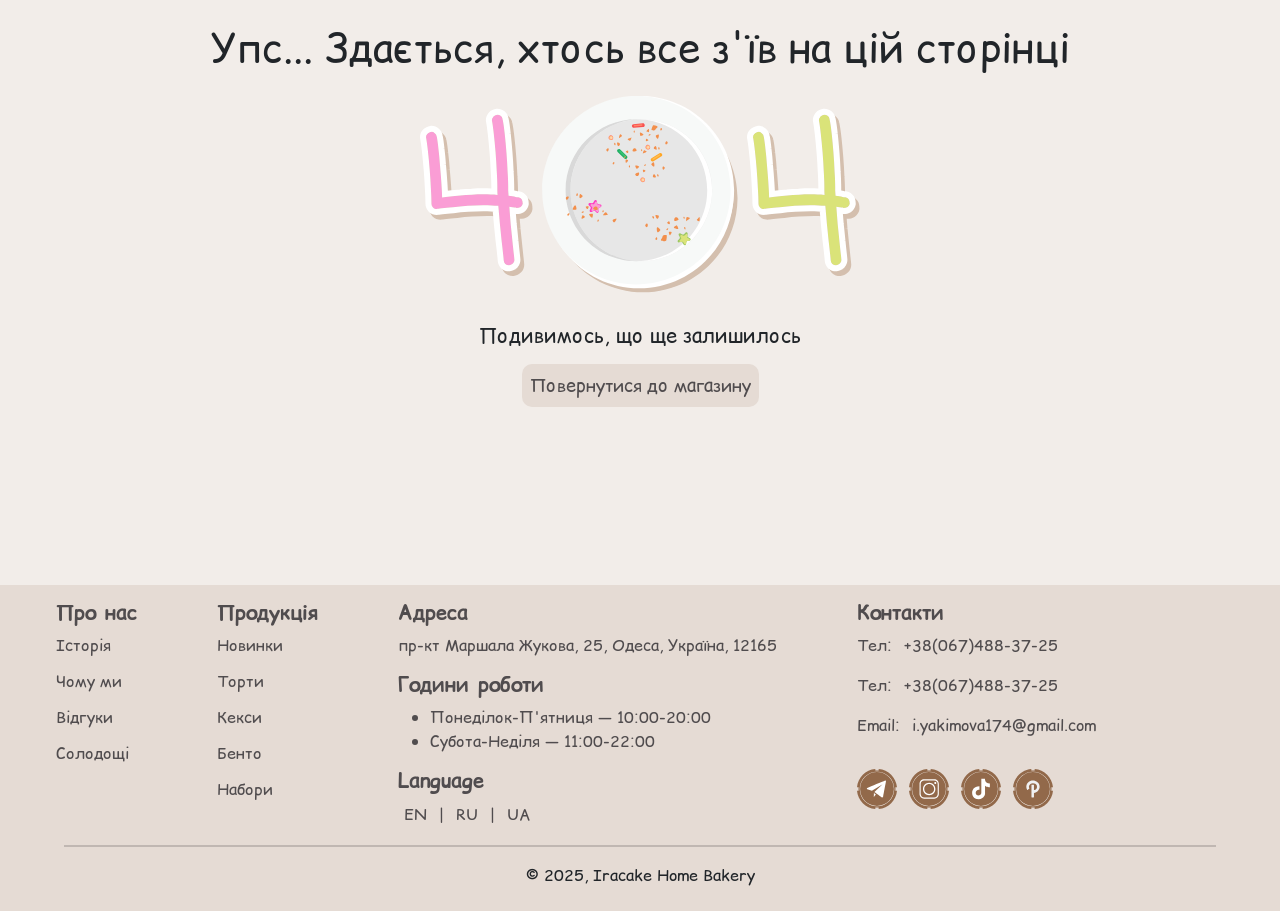
<file: page404.html>
<!DOCTYPE html>
<html lang="en">

<head>
    <meta charset="UTF-8">
    <meta name="viewport" content="width=device-width, initial-scale=1.0">
    <title>Cake Shop (I.Yakimova)</title>

    <link rel="icon" type="image/x-icon" href="imgs/favicon.ico">
    <link rel="preconnect" href="https://fonts.googleapis.com">
    <link rel="preconnect" href="https://fonts.gstatic.com" crossorigin>
    <link href="https://fonts.googleapis.com/css2?family=Comic+Relief:wght@400;700&display=swap" rel="stylesheet">
    <link href="css/bootstrap.min.css" rel="stylesheet" />
    <link href="css/shop.css" rel="stylesheet">
</head>

<body>
    <main>
        <div id="page404-main">
            <br>
            <h1 data-i18n="page404.header">Ooops... It seems someone ate everything on this page</h1>
            <br>
            <div>
                <img src="imgs/page404.svg">
            </div>

            <h5 data-i18n="page404.text">Let`s look what is left</h5>
            <button id="btn-404">
                <a href="catalog.html" data-i18n="page404.btn">Go back to store</a>
            </button>
        </div>
    </main>

    <footer id="footer404">
        <div id="footer-content">
            <div id="footer-navigation">
                <h5 data-i18n="footer.navHeader">About us</h5>
                <ul class="footer-list navi-list">
                    <li>
                        <a href="index.html#about" data-i18n="footer.history">History</a>
                    </li>
                    <li>
                        <a href="index.html#number-block" data-i18n="footer.numbers">Why we</a>
                    </li>
                    <li>
                        <a href="index.html#review-container" data-i18n="footer.reviews">Rewies</a>
                    </li>
                    <li>
                        <a href="catalog.html" data-i18n="footer.catalog">Products</a>
                    </li>
                </ul>
            </div>

            <div id="footer-catalog">
                <h5 data-i18n="footer.cakeHeader">Products</h5>
                <ul class="footer-list navi-list">
                    <li>
                        <a href="catalog.html#new-cakes" data-i18n="nav.new">New</a>
                    </li>
                    <li>
                        <a href="catalog.html#cakes" data-i18n="nav.cakes">Cakes</a>
                    </li>
                    <li>
                        <a href="catalog.html#cupcakes" data-i18n="nav.cupcakes">Cupcakes</a>
                    </li>
                    <li>
                        <a href="catalog.html#bento" data-i18n="nav.bento">Bento</a>
                    </li>
                    <li>
                        <a href="catalog.html#sets" data-i18n="nav.sets">Sets</a>
                    </li>
                </ul>
            </div>

            <div id="footer-address-hours">
                <div id="footer-address">
                    <h5 data-i18n="footer.addressHead">Addres</h5>
                    <p data-i18n="footer.address">25 Marshal Zhukov Avenue, Odesa 12165, Ukraine</p>
                </div>

                <div id="footer-hours">
                    <h5 data-i18n="footer.hoursHead">Open hours</h5>
                    <ul id="footer-hours-list">
                        <li data-i18n="footer.MonFri">Monday-Friday - 10:00-20:00</li>
                        <li data-i18n="footer.SatSun">Saturday-Sunday - 11:00-22:00</li>
                    </ul>
                </div>

                <h5 data-i18n="footer.langHead">Language</h5>
                <div class="lang-switch">
                    <button class="lang-item" onclick="setLanguage('en'); toggleLangDropdown();">EN</button>
                    <span class="divider">|</span>
                    <button class="lang-item" onclick="setLanguage('ru'); toggleLangDropdown();">RU</button>
                    <span class="divider">|</span>
                    <button class="lang-item" onclick="setLanguage('ua'); toggleLangDropdown();">UA</button>
                </div>
            </div>

            <div id="contacts">
                <h5 data-i18n="footer.contacts">Contacts</h5>
                <div>
                    <ul class="footer-list">
                        <li>
                            <p data-i18n="footer.tel">Tel:</p>
                            <a href="tel:+380674883725" class="call">+38(067)488-37-25</a>
                        </li>
                        <li>
                            <p data-i18n="footer.tel">Tel:</p>
                            <a href="tel:+380674883725" class="call">+38(067)488-37-25</a>
                        </li>
                        <li>
                            <p>Email:</p>
                            <a href="mailto:i.yakimova174@gmail.com" class="call">i.yakimova174@gmail.com</a>
                        </li>
                    </ul>
                </div>
                <div class="footer-media">
                    <a href="https://t.me/kirahi"><img src="imgs/telegram.svg" class="footer-icon"></a>
                    <a href="#"><img src="imgs/instagram.svg" class="footer-icon"></a>
                    <a href="#"><img src="imgs/tiktok.svg" class="footer-icon"></a>
                    <a href="#"><img src="imgs/pinterest.svg" class="footer-icon"></a>
                </div>
            </div>
        </div>

        <hr>

        <div>
            <p>© 2025, Iracake Home Bakery</p>
        </div>
    </footer>

    <script src="js/translation.js"></script>
    <script src="js/shop.js"></script>
    <script src="js/bootstrap.bundle.min.js"></script>
</body>

</html>
</file>
<file: css/shop.css>
body {
    text-align: center;
    font-family: "Comic Relief", "Comic Sans MS", cursive, sans-serif;
}

/* Header */
header {
    width: 100%;
    height: 4rem;
    display: block;
    background: rgb(229, 219, 212);
    align-content: center;
    margin-bottom: 4rem;
}

.navbar {
    transition: all 0.3s ease-in-out;
    background: rgb(229, 219, 212);
    width: 100%;
    padding: 0 2rem;
}

.navbar:not(.scrolled) {
    padding-top: 1.5rem;
    padding-bottom: 1.5rem;
}

.navbar.scrolled {
    margin-top: 0;
    padding-top: 0.5rem;
    padding-bottom: 0.5rem;
    background: rgb(229, 219, 212) !important;
    box-shadow: 0 0.125rem 0.25rem rgba(0, 0, 0, 0.075);
}

#nav-logo {
    max-width: 180px;
    height: auto;
}

.navbar-toggler {
    border: none;
}

.navbar-toggler:focus,
.navbar-toggler:active,
.navbar-toggler:hover {
    outline: none !important;
    box-shadow: none !important;
    border: none !important;
}

.navbar-toggler[aria-expanded="true"] .navbar-toggler-icon {
    background-image: url("data:image/svg+xml,%3csvg xmlns='http://www.w3.org/2000/svg' viewBox='0 0 16 16' fill='%23fff'%3e%3cpath d='M.293.293a1 1 0 011.414 0L8 6.586 14.293.293a1 1 0 111.414 1.414L9.414 8l6.293 6.293a1 1 0 01-1.414 1.414L8 9.414l-6.293 6.293a1 1 0 01-1.414-1.414L6.586 8 .293 1.707a1 1 0 010-1.414z'/%3e%3c/svg%3e");
}

#navbarLinks {
    margin: 0 auto;
    display: flex;
    justify-content: center;
    font-size: 1.5rem;
    gap: 1.5rem;
}

.nav-btns {
    display: flex;
    margin-right: 1rem;
    gap: 1rem;
    align-items: center;
}

.icon {
    max-width: 40px;
    height: auto;
}

.nav-link:hover,
.icon:hover {
    transform: scale(1.2);
}

#nav-cart {
    position: relative;
    display: inline-block;
}

#cart-counter {
    position: absolute;
    top: -8px;
    right: -8px;
    background: rgb(126, 77, 40);
    color: white;
    border-radius: 50%;
    width: 18px;
    height: 18px;
    font-size: 0.7rem;
    display: flex;
    align-items: center;
    justify-content: center;
}

#cake-drops {
    min-width: 160px;
    padding: 4px;
}

.cake-item {
    text-align: center;
    border-radius: 10px;
}

.cake-item:hover,
.cake-item:active,
.cake-item.active {
    background: rgba(126, 77, 40, 0.2);
    color: inherit;
}

#searchForm {
    display: flex;
    gap: 0.5rem;
}

#searchForm input {
    max-width: 12rem;
}

.form-control:focus {
    outline: none;
    box-shadow: 0 0 0 0.3rem rgba(126, 77, 40, 0.3);
    border-color: rgb(126, 77, 40);
}

#searchForm button {
    border: none;
    max-width: 60px;
}

#searchForm button:hover {
    background: none;
}

.navbar-toggler-icon {
    background-image: url("data:image/svg+xml,%3csvg xmlns='http://www.w3.org/2000/svg' viewBox='0 0 30 30'%3e%3cpath stroke='rgba(126, 77, 40, 1)' stroke-linecap='round' stroke-miterlimit='10' stroke-width='2' d='M4 7h22M4 15h22M4 23h22'/%3e%3c/svg%3e");
}

.vertical-divider {
    width: 2px;
    max-height: 40px;
    background: rgb(126, 77, 40);
    margin: 1rem 1rem 0 auto;
}

.lang-btns {
    display: block;
    margin-left: auto !important;
}

#lang-drops {
    min-width: 18px;
    padding: 4px;
}

#lang-drops button,
.lang-btns button {
    border: none;
    border-radius: 10px;
    background: none;
    color: rgba(46, 44, 42, 0.85);
}

#lang-drops button:hover {
    color: rgb(46, 44, 42);
    background: rgba(126, 77, 40, 0.2);
}

@media (max-width: 768px) {
    header {
        height: auto;
        min-height: 4rem;
        margin-bottom: 1rem;
    }

    #nav-logo {
        max-width: 120px;
    }

    .icon {
        max-width: 32px;
    }

    .navbar {
        flex-wrap: wrap;
        align-items: center;
        padding: 0 0.8rem 0 1rem;
    }

    .navbar-brand {
        order: 0;
        margin-right: 0;
    }

    .navbar-toggler {
        order: 1;
        margin-left: auto;
    }

    .vertical-divider {
        display: none;
        opacity: 0;
    }

    #cart-btn {
        order: 2;
        margin-left: 1rem;
        margin-right: 0.5rem;
    }

    #cart-btn .nav-link {
        padding: 0.25rem;
    }

    .lang-btns {
        order: 3;
    }

    .navbar-collapse {
        order: 4;
        width: 100%;
        background: rgba(229, 219, 212, 0.95);
        padding: 1rem;
        margin-top: 0.5rem;
        border-radius: 8px;
    }

    #navbarLinks {
        flex-direction: column;
        gap: 0.5rem;
        font-size: 1.2rem;
        margin: 0;
    }

    .nav-item {
        text-align: center;
    }

    .dropdown-menu {
        text-align: center;
        border: none;
        background: rgba(229, 219, 212, 0.95);
    }

    .nav-btns {
        margin-right: 0;
        justify-content: center;
    }

    #searchForm {
        justify-content: center;
        margin-top: 1rem;
        flex-wrap: wrap;
    }

    #searchForm input {
        max-width: 100%;
        flex: 1;
        min-width: 200px;
    }
}

/* About */
#story, #recipy, #mission {
    display: flex;
    width: 100%;
    max-height: none;
    min-height: 400px; 
    margin: 2rem auto 0 auto;
    padding: 0 3rem;
    align-items: center;
}

.about-text {
    width: 50%;
}

#story h4, #recipy h4, #mission h4 {
    text-align: center;
    padding-bottom: 1rem;
    font-weight: bold;
}

#recipy h4, #recipy p {
    margin-left: auto;
}

#story p, #mission p {
    text-align: left;
}

#recipy p {
    text-align: right;
}

#story img, #recipy img, #mission img {
    height: 400px;
    width: auto;
}

#story img, #mission img {
    margin-left: auto;
    mask-image: linear-gradient(to right, transparent 0%, transparent 12%, black 55%);
}

#recipy img {
    margin-right: auto;
    mask-image: linear-gradient(to left, transparent 0%, transparent 12%, black 55%);
}

.read-more-btn {
    background: none;
    border: none;
    color: rgb(80, 76, 78);
    font-size: 1rem;
    text-decoration: underline;
    padding: 0;
    margin-top: 0.5rem;
    cursor: pointer;
    display: none;
}

.read-more-btn .less-text {
    display: none;
}

.read-more-btn[aria-expanded="true"] .more-text {
    display: none;
}

.read-more-btn[aria-expanded="true"] .less-text {
    display: inline;
}

@media (min-width: 769px) {
    .collapse {
        display: block !important;
        height: auto !important;
    }
}

@media (max-width: 768px) {
    #story, #recipy, #mission {
        flex-direction: column;
        margin: 0 auto 1rem auto;
        padding: 0 1rem;
        min-height: auto;
    }

    .about-text {
        width: 90%;
        order: 2;
    }

    #recipy h4, #recipy p {
        margin-left: 0;
    }

    #story p, #recipy p, #mission p {
        text-align: justify;
    }

    #story img, #recipy img, #mission img {
        height: auto;
        width: 100%;
        order: 1;
        mask-image: none;
        margin-bottom: 1rem;
    }

    .read-more-btn {
        display: inline-block;
    }
}



/* Numbers */
#number-block {
    display: block;
    width: 100%;
    min-height: 600px;
    margin: 3rem auto;
    position: relative;
    overflow: hidden;
}

#number-block::before {
    background: url("../imgs/number-bg.svg") repeat center center;
    background-size: contain;
    background-attachment: fixed;
    content: ' ';
    height: 100%;
    left: 0;
    position: absolute;
    top: 0;
    width: 100%;
    z-index: -1;
}

#number-block h1 {
    margin: 0 auto;
    padding-bottom: 3rem;
    width: 100%;
    background: linear-gradient(to bottom,
        rgba(255, 255, 255, 1) 0%,
        rgba(255, 255, 255, 0.5) 75%,
        rgba(255, 255, 255, 0) 100%
    );
}

#grid-numbers {
    display: grid;
    grid-template-rows: repeat(5, 1fr);
    grid-template-columns: repeat(3, 1fr);
}

#grid-numbers > div {
  opacity: 0;
  transform: translateY(2.5rem);
  transition: opacity 0.6s ease, transform 0.6s ease;
}

#grid-numbers > div.visible {
  opacity: 1;
  transform: translateY(0);
}

#number1 { transition-delay: 0.1s; }
#number2 { transition-delay: 0.2s; }
#number3 { transition-delay: 0.3s; }
#number4 { transition-delay: 0.4s; }
#number5 { transition-delay: 0.5s; }

#number1, #number2, #number3, #number4, #number5 {
    display: block;
    height: 180px;
    background: linear-gradient(circle,
        rgba(255, 255, 255, 1) 0%,
        rgba(255, 255, 255, 0) 100%
    );
}

#number1 {
    grid-row: 1;
    grid-column: 1;
}

#number2 {
    grid-row: 2;
    grid-column: 1 / 3;
}

#number3 {
    grid-row: 3;
    grid-column: 2;
}

#number4 {
    grid-row: 4;
    grid-column: 2 / 4;
}

#number5 {
    grid-row: 5;
    grid-column: 3;
}

.number-container {
  position: relative;
  display: inline-block;
  background: rgba(229, 219, 212, 0.15);
  border-radius: 10px;
}

.number-container h3 {
  position: absolute;
  top: 0;
  left: 0;
  margin: 0;
  padding: 0 0.3rem;
  font-size: 1.8rem;
  text-shadow: 8px 8px 8px rgb(255, 255, 255);
}

.number-container h4 {
  position: absolute;
  bottom: 1rem;
  right: 0;
  margin: 0;
  padding: 0.3rem 0.5rem;
  font-size: 1.8rem;
  font-family: 'Segoe Script';
  text-shadow: -8px -8px 8px rgb(255, 255, 255);
}

.numbers {
    display: block;
    width: auto;
    height: 180px;
}

@media (max-width: 768px) {
    #grid-numbers {
        display: flex;
        flex-direction: column;
        gap: 0;
    }

    #number-block h1 {
        padding-bottom: 1rem;
    }

    #number1, #number2, #number3, #number4, #number5 {
        height: 120px;
    }

    .number-container h3 {
        font-size: 1.5rem;
    }

    .number-container h4 {
        font-size: 1.4rem;
    }

    .numbers {
        height: 110px;
    }
}

/* Reviews */
#review-container {
    display: block;
    width: 100%;
    margin: 0 auto 2rem auto;
    padding: 1rem 2rem;
    justify-content: space-around !important;
    background-image: url("../imgs/reviews-bg.svg");
    background-size: contain;
    background-repeat: repeat;
}

.reviews {
    width: 80%;
    margin: 0 auto;
}

.review-item {
    display: block;
    height: 400px;
    align-content: center;
    border: none;
    border-radius: 10px;
}

.review-card {
    max-width: 360px;
    height: auto;
}

.owl-dots {
  display: flex;
  justify-content: center;
  align-items: center;
  gap: 10px;
  margin-top: 0.5rem;
}

.owl-dot span {
  width: 10px;
  height: 10px;
  background: rgba(229, 219, 212, 0.95);
  border-radius: 50%;
  display: block;
  transition: all 0.3s ease;
}

.owl-dot.active span {
  background: rgba(126, 77, 40, 0.8);
  transform: scale(1.3);
}

@media (max-width: 768px) {
    .review-item {
        max-height: 200px;
    }

}

/* New + Cake cards */
#new-main {
    display: block;
    width: 100%;
    margin: 0 auto;
    padding-bottom: 2rem;
    justify-items: center;
}

#new-cards {
    display: grid;
    grid-template-columns: repeat(4, 1fr);
    width: 80%;
    margin: 0 auto;
    padding: 1.5rem;
    gap: 1rem;
}

.cake {
    justify-items: center;
    align-items: center;
    display: block;
}

.cake-card {
    width: 240px;
    height: 240px;
    border-radius: 15%;
    transition: all 0.3s ease-in-out;
    position: relative;
    cursor: pointer;
}

.cake-card:hover {
    transform: rotate(-10deg);
    border-radius: 50%;
}

.ingredients-btn {
    position: absolute;
    bottom: 10.4rem;
    left: 50%;
    transform: translateX(-50%);
    background: rgba(126, 77, 40, 0.7);
    color: white;
    border: none;
    padding: 0.5rem 1rem;
    border-radius: 8px;
    cursor: pointer;
    opacity: 0;
    transition: opacity 0.3s ease;
    z-index: 10;
}

.card-body:hover .ingredients-btn {
    opacity: 1;
}

.ingredients-btn:hover {
    background-color: rgba(126, 77, 40, 0.9);
}

.hotOffer {
    position: absolute;
    color: white;
    background: rgba(126, 77, 40, 0.9);
    padding: 4px;
    z-index: 10;
    left: 1.8rem;
    top: 6.5rem;
    border-radius: 10px;
}

.card-header {
    font-family: 'Segoe Script';
    font-size: 1.8rem;
    height: 5rem;
    align-content: center;
}

.card-btns {
    display: grid;
    grid-template-columns: repeat(2, 1fr);
    gap: 12px;
    padding: 8px;
    margin: 0;
    justify-content: center;
}

.cake-prices {
    flex-direction: row;
    padding: 4px;
}

#newCard1, #cakeCard {
    background-image: url(../imgs/cake-bg-cake.svg);
    background-size: contain;
    background-repeat: repeat;
}

#newCard2, #cupcakeCard {
    background-image: url(../imgs/cake-bg-cupcake.svg);
    background-size: contain;
    background-repeat: repeat;
}

#newCard3, #bentoCard {
    background-image: url(../imgs/cake-bg-bento.svg);
    background-size: contain;
    background-repeat: repeat;
}

#newCard4, #setCard {
    background-image: url(../imgs/cake-bg-set.svg);
    background-size: contain;
    background-repeat: repeat;
}

.card-header, .card-text, .card-btns {
    border: none;
    background: rgba(255, 255, 255, 0.4);
}

.card-text {
    display: block;
    margin-bottom: 0;
    padding: 4px;
    height: 5rem;
    text-align: center;
    align-content: center;
}

.order-btn, .price-list {
    border: none;
    border-radius: 10px;
    background: rgb(229, 219, 212);
    color: rgb(46, 44, 42);
}

.order-btn p:hover, .price-list .dropdown-toggle:hover {
    color: rgb(126, 77, 40);
    transform: scale(1.2);
    font-weight: bolder;
}

.price-list .dropdown-toggle, .order-btn {
    text-align: center;
    padding-top: 12px;
}

.price-item {
    text-align: center;
    border-radius: 10px;
    margin: 0;
}

.price-item:hover,
.price-item:active,
.price-item.active {
    background: rgba(126, 77, 40, 0.2);
    color: inherit;
    cursor: pointer;
}

@media (max-width: 768px) {
    #new-cards {
        display: flex;
        flex-direction: column;
        width: 100%;
    }

    .ingredients-btn {
        opacity: 1;
    }
}

/* Order */
.order-main {
    position: relative;
}

.order-main::before {
    background: url("../imgs/number-bg.svg") repeat center center;
    background-size: contain;
    background-attachment: fixed;
    content: ' ';
    height: 100%;
    left: 0;
    position: absolute;
    top: 0;
    width: 100%;
    opacity: 0.6;
    z-index: -1;
}

#indivOrderForm {
    display: grid;
    grid-template-columns: 3fr 4fr;
    width: 100%;
    margin: 2rem auto 0 auto;
    padding: 2rem auto;
    align-items: center;
}

#orderForm {
    display: block;
    justify-items: center;
    justify-content: center;
    align-items: center;
    margin: 1rem 3rem 1rem 2rem;
}

#order-head, #cart-header {
    display: block;
    width: 100%;
    text-align: center;
    margin-bottom: 0;
    background: linear-gradient(to bottom,
        rgba(255, 255, 255, 1) 0%,
        rgba(255, 255, 255, 0.5) 75%,
        rgba(255, 255, 255, 0) 100%
    );
}

.order-form {
    display: block;
    text-align: left;
    justify-items: right;
}

.form-container {
    display: grid;
    grid-template-columns: 1fr 1fr;
    justify-items: right;
    gap: 0.5rem;
    margin-right: -6rem;
    margin-top: 3rem;
}

#indiv-order-btn {
    border: none;
    border-radius: 10px;
    background: rgba(126, 77, 40, 0.5);
    color: white;
    height: 2.5rem;
    padding: 8px 12px;
    align-content: center;
    margin: 0;
    grid-column: 2;
    justify-self: right;
    margin-right: 1rem;
}

.labels-column, .inputs-column {
    display: grid;
    grid-template-rows: repeat(10, 1fr);
    gap: 1rem;
    margin-bottom: 0;
}

.inputs-column {
    padding-left: 0;
}

input, select, textarea {
    border: none;
    border-radius: 10px;
    background: rgba(126, 77, 40, 0.5);
    align-content: center;
    padding: 8px 12px;
    color: white;
    width: 280px;
}

input:-webkit-autofill,
input:-webkit-autofill:hover,
input:-webkit-autofill:focus  {
    -webkit-box-shadow: 0 0 0px 1000px rgba(126, 77, 40, 0) inset;
    -webkit-text-fill-color: white;
    transition: background-color 5000s ease-in-out 0s;
}

select option {
    background: rgba(126, 77, 40, 0.5);
}

input::placeholder, select::placeholder, textarea::placeholder {
    color: white;
    opacity: 0.6;
}

input[type="date"] {
    border: none;
    border-radius: 10px;
    background: rgba(126, 77, 40, 0.5);
    padding: 8px 12px;
    color: white;
    width: 280px;
    transition: background 0.3s ease;
}

input[type="date"].empty {
    color: rgba(255, 255, 255, 0.6);
}

input[type="date"]:not(.empty) {
    color: white;
}

input[type="date"]:hover {
    background: rgba(126, 77, 40, 0.7);
}

input[type="date"]::-webkit-calendar-picker-indicator {
    filter: invert(1);
    cursor: pointer;
}

input[type="date"]::-webkit-calendar-picker-indicator:hover {
    transform: scale(1.3);
}

input[type="date"]:not(.empty):not(:focus) {
    color: white;
    background: rgba(126, 77, 40, 0.5);
    cursor: pointer;
}

.labels {
    align-content: center;
    font-size: 1.5rem;
    font-weight: bold;
}

.labels-column {
    text-align: right;
}

.custom-select {
    position: relative;
    width: 280px;
}

.select-button {
    width: 100%;
    border: none;
    border-radius: 10px;
    background: rgba(126, 77, 40, 0.5);
    padding: 4px 30px 4px 10px;
    color: white;
    text-align: left;
    cursor: pointer;
    position: relative;
    transition: background 0.3s ease;
    height: 3.5rem;
    display: flex;
    align-items: center;
    font-size: 1rem;
}

.select-button span, .custom-file-button span {
    opacity: 0.6;
}

.select-button.selected span, .custom-file-button.selected span {
    opacity: 1;
}

.select-button:hover, textarea:hover {
    background: rgba(126, 77, 40, 0.7);
}

.select-button::after {
    content: '▼';
    position: absolute;
    right: 10px;
    top: 50%;
    transform: translateY(-50%);
    font-size: 0.8rem;
    pointer-events: none;
}

.custom-select .dropdown-menu {
    width: 100%;
    background: rgb(163, 128, 101);
    border: none;
    border-radius: 10px;
    padding: 8px 12px;
    margin-top: 4px;
    max-height: 200px;
    overflow-y: auto;
}

.custom-select .dropdown-item {
    color: white;
    padding: 8px 12px;
    cursor: pointer;
    transition: background 0.2s ease;
}

.custom-select .dropdown-item:hover {
    background: rgba(100, 60, 30, 0.8);
    border-radius: 10px;
}

.custom-select .dropdown-item:active {
    background: rgba(100, 60, 30, 1);
}

.custom-file-button {
    display: inline-block;
    width: 280px;
    border-radius: 10px;
    background: rgba(126, 77, 40, 0.5);
    padding: 8px 12px;
    color: white;
    align-content: center;
    cursor: pointer;
    transition: background 0.3s ease;
}

.custom-file-button:hover {
    background: rgba(126, 77, 40, 0.7);
}

.form-photo-container {
    display: flex;
    margin: 0 2rem 2rem 0;
    padding-left: 0;
}

.form-photo {
    padding: 0;
    margin-right: 1rem;
    width: 700px;
    height: auto;
    box-shadow: 8px 8px 4px rgb(229, 219, 212);
    border-radius: 15%;
}

#form-divider {
    width: 4px;
    height: 1000px;
    margin-top: 2rem;
}

.delivery-rule {
    display: flex;
    width: 100%;
    justify-content: space-around;
    margin: 0 auto 0 auto;
    align-items: center;
}

#map {
    max-width: 600px;
    width: 100%;
    height: auto;
    padding: 0 1rem 0 0;    
    margin: 2rem auto 2rem 4rem;
}

#map iframe {
    width: 100% !important;
    height: 450px;
    border: 0;
}

#rules {
    max-width: 600px;
    height: 446px;
    padding: 0 1rem 0 0;
    margin: 2rem 4rem 2rem auto;
    text-align: left;
    background: linear-gradient(to bottom,
        rgba(126, 77, 40, 0) 0%,
        rgba(126, 77, 40, 0.1) 50%,
        rgba(126, 77, 40, 0) 100%);
    font-size: larger;
}

#rules h5, #rules ul {
    margin: 1rem 4rem;
}

.rule-divider {
    height: 4px;
    width: 80%;
}

@media (max-width: 768px) {
    #indivOrderForm {
        display: flex;
        flex-direction: column;
        margin: 0 auto;
    }

    #order-head, #cart-header {
        padding: 0 1rem;
    }

    #orderForm {
        margin: 1rem 0 1rem 2rem;
    }

    .order-form {
        text-align: left;
        justify-items: center;
    }

    .form-container {
        display: grid;
        grid-template-columns: 1fr;
        width: 100%;
        justify-items: center;
        margin: 0 auto;
        padding: 0 1rem;
        gap: 0.5rem;
    }

    .labels-column, .inputs-column {
        display: contents;
        margin: 0;
        padding: 0;
    }
    
    .labels-column {
        text-align: center; 
    }

    input, 
    select, 
    textarea,
    .custom-select,
    .custom-file-button {
        width: 100% !important;
        margin: 0 auto 0 -1rem;
    }
    
    .labels {
        width: 100%;
        max-width: 350px;
        margin: 0 auto 0 -1rem;
    }

    #indiv-order-btn {
        grid-column: 1;
        justify-self: right;
        margin-right: 1rem;
    }
    
    #lbl-name { order: 1; }
    #name { order: 2; }
    
    #lbl-tel { order: 3; }
    #tel { order: 4; }
    
    #lbl-nickname { order: 5; }
    #nickname { order: 6; }
    
    #lbl-product { order: 7; }
    .custom-select:has(#productButton) { order: 8; }
    #productHidden { order: 9; }

    #lbl-sponge { order: 10; }
    .custom-select:has(#spongeButton) { order: 11; }
    #spongeHidden { order: 12; }
    
    #lbl-frosting { order: 13; }
    .custom-select:has(#frostingButton) { order: 14; }
    #frostingHidden { order: 15; }
    
    #lbl-filling { order: 16; }
    .custom-select:has(#fillingButton) { order: 17; }
    #fillingHidden { order: 18; }
    
    #lbl-wish { order: 19; }
    #wish { order: 20; }
    
    #lbl-file { order: 21; }
    .custom-file-button { order: 22; }
    #fileInput { order: 23; }
    
    #lbl-delivery-date { order: 24; }
    #delivery-date { order: 25; }

    #indiv-order-btn {order: 26;}

    .form-photo-container {
        display: none;
    }

    .form-photo {
        display: none;
        opacity: 0;
    }

    .delivery-rule {
        flex-direction: column;
    }    

    #map {
        max-width: 100%;
        width: 100%;
        padding: 0 1rem;
        margin: 1rem auto; 
    }
    
    #map iframe {
        width: 100% !important;
        height: 300px; 
    }

    #rules {
        width: 100%;
        height: fit-content;
        padding: 0 1rem;
        margin: 0 auto;
    }

    #rules h5, #rules ul {
        margin: 1rem;
    }

    #rules h5 {
        text-align: center;
    }

    .rule-divider {
        width: 90%;
    }
}

/* Footer */
footer {
    display: block;
    background: rgb(229, 219, 212);
    height: fit-content;
    padding-bottom: 0.5rem;
    width: 100%;
}

#footer-content {
    display: flex;
    width: 90%;
    padding: 1rem 1rem 0 1rem;
    justify-content: space-around;
    color: rgb(80, 76, 78);
    text-align: left;
}

#footer-content h5 {
    font-weight: bold;
}

.footer-list {
    list-style: none;
    padding-left: 0;
}

.navi-list li {
    padding-bottom: 12px;
}

.footer-list a {
    display: inline-block;
    color: rgb(80, 76, 78);
    text-decoration: none;
}

.footer-list a:hover {
    color: rgb(126, 77, 40);
    text-decoration: underline;
    transform: scale(1.1);
}

.footer-list li {
    display: flex;
}

.call {
    margin-left: 12px;
}

.footer-media {
    display: flex;
    gap: 12px;
}

.footer-media a:hover {
    transform: scale(1.2);
}

.footer-icon {
    max-width: 40px;
    height: auto;
}

hr {
  border: none;
  height: 2px;
  background-color: rgb(80, 76, 78);
  width: 90%;
  margin: 1rem auto;
}

@media (max-width: 768px) {
    #footer-content {
        display: grid;
        grid-template-columns: repeat(2, 1fr);
        justify-content: space-between;
        margin: 0 auto;
    }

    #footer-navigation, #footer-catalog {
        padding: 0;
        justify-content: center;
        text-align: center;
    }

    #footer-address-hours {
        grid-column: 1 / 3;
        text-align: center;
        justify-content: center;
    }

    #footer-hours-list {
        text-align: start;
        margin-left: -1.5rem;
        margin-right: -1.5rem;
    }

    #contacts {
        grid-column: 1 / 3;
        text-align: center;
        justify-content: center;
        justify-items: center;
        padding-top: 2rem;
    }

    .footer-list {
        justify-items: center;
    }

    .footer-media {
        margin-top: 0;
        margin-bottom: 1rem;
    }
}

/* 404 */
#page404-main {
    background: rgba(229, 219, 212, 0.5);
    padding: 4rem auto;
    display: block;
    width: 100%;
    min-height: 65vh;
}

#page404-main h1, #page404-main h5 {
    padding: 4rem auto;
    width: 90%;
    display: block;
    margin: 0 auto;
}

#footer404 {
    height: fit-content;
}

#btn-404 {
    border: none;
    border-radius: 10px;
    background: rgb(229, 219, 212);
    padding: 8px;
    margin-top: 1rem;
}

#btn-404 a {
    text-decoration: none;
    color: rgb(80, 76, 78); 
    font-size: large;
}

#btn-404 a:hover {
    color: rgb(126, 77, 40);
    transform: scale(1.2);
    font-weight: bolder;
}

#lang-switch {
    display: flex;
}

.lang-item {
    border: none;
    background: none;
    color: rgb(80, 76, 78);
}

.lang-item:hover {
    color: rgb(126, 77, 40);
    transform: scale(1.2);
}

@media (max-width: 768px) {
    #page404-main img {
        max-width: 80%;
        height: auto;
    }
}

/* Catalog */
.catalog-block {
    display: grid;
    grid-template-columns: repeat(4, 1fr);
    width: 80%;
    margin: 0 auto;
    padding: 1.5rem;
    gap: 1rem;
}

#new-cakes {
    background-image: url('../imgs/reviews-bg.svg');
    background-repeat: repeat;
    background-size: auto;
}

#cakes {
    background-image: url('../imgs/cake-bg.svg');
    background-repeat: repeat;
    background-size: auto;
}

#cupcakes {
    background-image: url('../imgs/cupcake-bg.svg');
    background-repeat: repeat;
    background-size: auto;
}

#bento {
    background-image: url('../imgs/bento-bg.svg');
    background-repeat: repeat;
    background-size: auto;
}

#sets {
    background-image: url('../imgs/set-bg.svg');
    background-repeat: repeat;
    background-size: auto;
}

#new-cakes h1, #cakes h1, #cupcakes h1, #bento h1, #sets h1 {
    margin: 0 auto;
    padding: 1rem auto 2rem auto;
    width: 100%;
    background: linear-gradient(to bottom,
        rgba(255, 255, 255, 1) 0%,
        rgba(255, 255, 255, 0.5) 75%,
        rgba(255, 255, 255, 0) 100%
    );
}

/* Модальное окно */
.modal {
    display: none;
    position: fixed;
    z-index: 1000;
    left: 0;
    top: 0;
    width: 100%;
    height: 100%;
    background-color: rgba(0, 0, 0, 0.5);
    backdrop-filter: blur(5px);
}

.modal-content {
    background-color: #f5f0eb;
    margin: 10% auto;
    padding: 2rem;
    border: 2px solid rgb(126, 77, 40);
    border-radius: 12px;
    width: 90%;
    max-width: 500px;
    position: relative;
    animation: slideDown 0.3s ease;
}

@keyframes slideDown {
    from {
        transform: translateY(-50px);
        opacity: 0;
    }
    to {
        transform: translateY(0);
        opacity: 1;
    }
}

.close {
    color: rgb(126, 77, 40);
    float: right;
    font-size: 2rem;
    font-weight: bold;
    cursor: pointer;
    line-height: 1;
}

.close:hover {
    color: rgb(100, 60, 30);
}

#modalTitle {
    font-family: 'Segoe Script';
    color: rgb(126, 77, 40);
    margin-bottom: 1rem;
}

#modalIngredients {
    line-height: 1.6;
}

#modalIngredients ul {
    list-style: none;
    padding-left: 0;
}

#modalIngredients li:before {
    content: "🧁 ";
    margin-right: 0.5rem;
}

#addToCartModal .modal-content {
    max-width: 400px;
    height: fit-content;
    text-align: center;
}

#added-item-preview {
    margin: 1rem 0;
    padding: 0;
    background: rgba(245, 240, 235, 0.5);
    border-radius: 10px;
    display: block;
}

#added-item-preview span {
    font-family: 'Segoe Script';
    font-size: larger;
}

#added-item-preview img {
    width: 160px;
    height: 160px;
    object-fit: cover;
    border-radius: 10%;
    margin-bottom: 0.5rem;
}

.modal-buttons {
    display: flex;
    gap: 1rem;
    justify-content: center;
    margin-top: 1rem;
}

.modal-buttons button {
    padding: 0.8rem 1.5rem;
    border: none;
    border-radius: 8px;
    cursor: pointer;
    transition: transform 0.2s ease;
}

.modal-buttons button:first-child {
    background: rgba(126, 77, 40, 0.5);
    color: rgba(255, 255, 255, 0.6);
}

.modal-buttons button:last-child {
    background: rgb(126, 77, 40);
    color:  rgba(255, 255, 255, 0.6);
}

.modal-buttons button:hover {
    transform: scale(1.05);
    color: white;
}

/* Order */
#cake-order {
    margin: 2rem auto 0 auto;
}

#order-indiv-btn {
    border: none;
    background: rgb(229, 219, 212);
    border-radius: 10px;
    padding: 8px;
    margin: 1rem auto;
}

#order-indiv-btn a {
    color: rgb(80, 76, 78);
    text-decoration: none;
    font-size: 1.6rem;
}

#order-indiv-btn:hover {
    transform: scale(1.2);
}

#order-indiv-btn a:hover {
    color: rgb(126, 77, 40);
    text-decoration: underline;
}


@media (max-width: 768px) {
    .catalog-block {
        display: flex;
        flex-direction: column;
        width: 100%;
    }
}

/* Cart */
#cartOrderForm {
    display: block;
    padding-top: 1rem;
}

#cartForm {
    display: block;
    align-items: center;
    margin: 1rem 0 1rem 2rem;
}

#cartEmpty {
    margin-left: auto;
    margin-right: 0;
    padding-right: 0;
}

.empty-cart-text h2, .empty-cart-text h3 {
    width: 70%;
    margin-left: auto;
    margin-right: 0;
    padding: 1rem;
}

#cartEmpty .cart-btn {
    margin-right: 1rem;
}

#empty-cart-grid {
    display: grid;
    grid-template-columns: 2fr 3fr;
    width: 90%;
    margin: 0 auto;
    padding: 2rem auto;
    align-items: center;
}

.empty-cart-text {
    display: block;
    justify-items: center;
    justify-content: center;
    align-items: center;
    text-align: right;
    margin: 1rem 0 1rem 2rem;
}

.cart-photo-container {
    display: flex;
    margin: 0 2rem 2rem 0;
    padding-right: 2rem;
}

.cart-photo {
    padding: 0;
    margin-right: 0;
    width: 500px;
    box-shadow: 8px 8px 4px rgb(229, 219, 212);
    border-radius: 15%;
}

.cart-btn {
    border: none;
    border-radius: 10px;
    background: rgb(229, 219, 212);    
    text-align: center;
    padding: 8px 8px;
    height: 3rem;
}

.cart-btn a {
    font-size: larger;
    color: rgb(46, 44, 42);
    text-decoration: none;
}

.cart-btn a:hover {
    color: rgb(126, 77, 40);
    transform: scale(1.2);
    font-weight: bolder;
    text-decoration: underline;
}

#cart-divider {
    width: 4px;
    height: 550px;
    margin-top: 1.5rem;
}


@media (max-width: 768px) {
    #cartOrderForm {
        padding-top: 0;
    }

    #empty-cart-grid {
        display: flex;
        flex-direction: column;
        width: 100%;
        margin-left: 0;
        padding-right: 1rem;
    }

    .empty-cart-text {
        text-align: center;
        width: 100%;
        justify-items: center;
        margin: 0 auto;
        padding: 0 1rem;
        gap: 0.5rem;
    }

    .empty-cart-text h2, .empty-cart-text h3 {
        width: 100% !important;
        margin: 0 1.8rem 0 0;
        padding-right: 0;
        text-align: center;
    }
    
    .empty-cart-text .cart-btn {
        height: fit-content; 
    }

    .cart-photo-container {
        display: none;
    }
}

#cartFull {
    display: grid;
    grid-template-columns: 3fr 1fr;
    width: 70%;
    margin: 0 auto;
    gap: 0;
    align-items: start;
}

#cart-left {
    display: block;
    justify-items: left;
    margin: 0;
    gap: 1rem;
    width: 100%;
}

.cart-items-block {
    display: flex;
    flex-direction: column;
    gap: 1rem;
}

#cart-right {
    display: block;
    position: sticky;
    top: 1rem;
    justify-items: left;
    margin: 0;
    padding: 0;
}

#cart-total {
    font-size: 1.8rem;
    padding-top: 1rem;
}

#totalSum {
    color: rgb(100, 60, 30);
}

.cart-item {
    display: flex;
    width: 100%;
    height: fit-content;
    border-radius: 15px;
    border: 2px solid rgba(126, 77, 40, 0.8); 
    margin: 1rem 6rem 1rem 0;  
    position: relative;
    background: rgba(126, 77, 40, 0.2);
}

.cart-item-img {
    width: 250px;
    height: auto;
    border-radius: 10%;
    margin: 1rem 2rem;
}

.cart-item-remove {
    display: block;
    background: rgba(126, 77, 40, 0.7);
    color: rgba(255, 255, 255, 0.6);
    border: none;
    border-radius: 10px;
    width: 2rem;
    height: 2rem;
    font-size: 1.2rem;
    align-items: center;
    position: absolute;
    top: 4px;
    right: 4px;
}

.cart-item-remove:hover {
    color: white;
    transform: scale(1.2);
}

.order-form-container {
    display: flex;
    flex-direction: column;
    justify-content: left;
    padding: 1rem 0;
    gap: 1rem;
}

.cart-item-info {
    display: block;
    justify-content: left;    
    justify-items: left;
    margin: 1rem 4rem 1rem 0;
    gap: 0;
}

.cart-item-info p {
    font-size: larger;
    font-style: italic;
}

.cart-item-text {
    display: block;
    justify-content: left;
    justify-items: left;
    gap: 0;
}

.cart-item-text h4 {
    font-weight: bolder;
}

#cart-order-btns {
    display: flex;
    gap: 1rem;
}

.cart-order-btn {
    display: block;
    background: rgba(126, 77, 40, 0.5);
    border: none;
    border-radius: 10px;
    color: rgba(255, 255, 255, 0.8);
    padding-top: 12px;
    align-content: center;
}

.cart-order-btn:hover {
    background: rgba(126, 77, 40, 0.7);
    color: white;
    transform: scale(1.1);
}

.cart-item-quantity {
    display: flex;
    border: 2px solid rgb(126, 77, 40);
    border-radius: 10px;
    margin: 1rem 0;
}

.cart-item-quantity button {
    display: block;
    background: rgba(126, 77, 40, 0.7);
    color: rgba(255, 255, 255, 0.8);
    border: none;
    width: 2rem;
    height: 2rem;
    font-size: 1rem;
    font-weight: bold;
    align-content: center;
}

#cart-add-quantity {    
    border-radius: 5px 0 0 5px;
}

#cart-remove-quantity {
    border-radius: 0 5px 5px 0;
}

.cart-item-quantity button:hover, .cart-item-remove:hover {
    color: white;
}

.cart-item-quantity button p:hover {
    transform: scale(1.5);
}

.cart-item-remove:hover {
    transform: scale(1.2);
}

.cart-item-quantity span {
    width: 2rem;
    height: 2rem;
    font-size: 1rem;
    font-weight: bold;
    background: rgba(255, 255, 255, 0.4);
    align-content: center;
    color: rgb(100, 60, 30);
}

@media (max-width: 768px) {
    #cartFull {
        grid-template-columns: 1fr;
        align-items: center;
        justify-content: center;
        justify-items: center;
        margin: 1rem auto;
    }

    #cart-left {
        justify-items: center;
        margin: 0 0 2rem -1.7rem;
        width: 90%;
    }

    .cart-item {
        flex-direction: column;
        width: 100%;
        margin: 1rem 0;
    }

    .cart-item-img {
        width: 220px;
        margin: 2rem 2rem 0 2rem;
    }

    .cart-item-info, .cart-item-text {
        justify-content: center;    
        justify-items: center;
        margin: 0.5rem auto;
    }

    #cart-right {
        position: sticky;
        top: 1rem;
        justify-items: center;
        margin: 0 0 0 -1.7rem;
    }

    #cart-total {
        padding-top: 0;
    }

    .order-form-container {
        justify-content: center;
        padding: 0.5rem 0 1rem 0;
        gap: 0.5rem;
    }

    .order-form-container label {
        text-align: center;
    }

    #cart-order-btns {
        margin-right: 1rem;
    }
}

/* Scroll top */
#scrollTopBtn {
    position: fixed;
    bottom: 1.5rem;
    right: 1.5rem;
    display: none;
    justify-content: start;
    align-content: start;
    padding: 0;
    width: 45px;
    height: 45px;
    border-radius: 50%;
    border: none;
    cursor: pointer;
    z-index: 999;
}

#scrollTopBtn img {
    width: 45px;
    height: 45px;
    border-radius: 50%;
}
</file>
